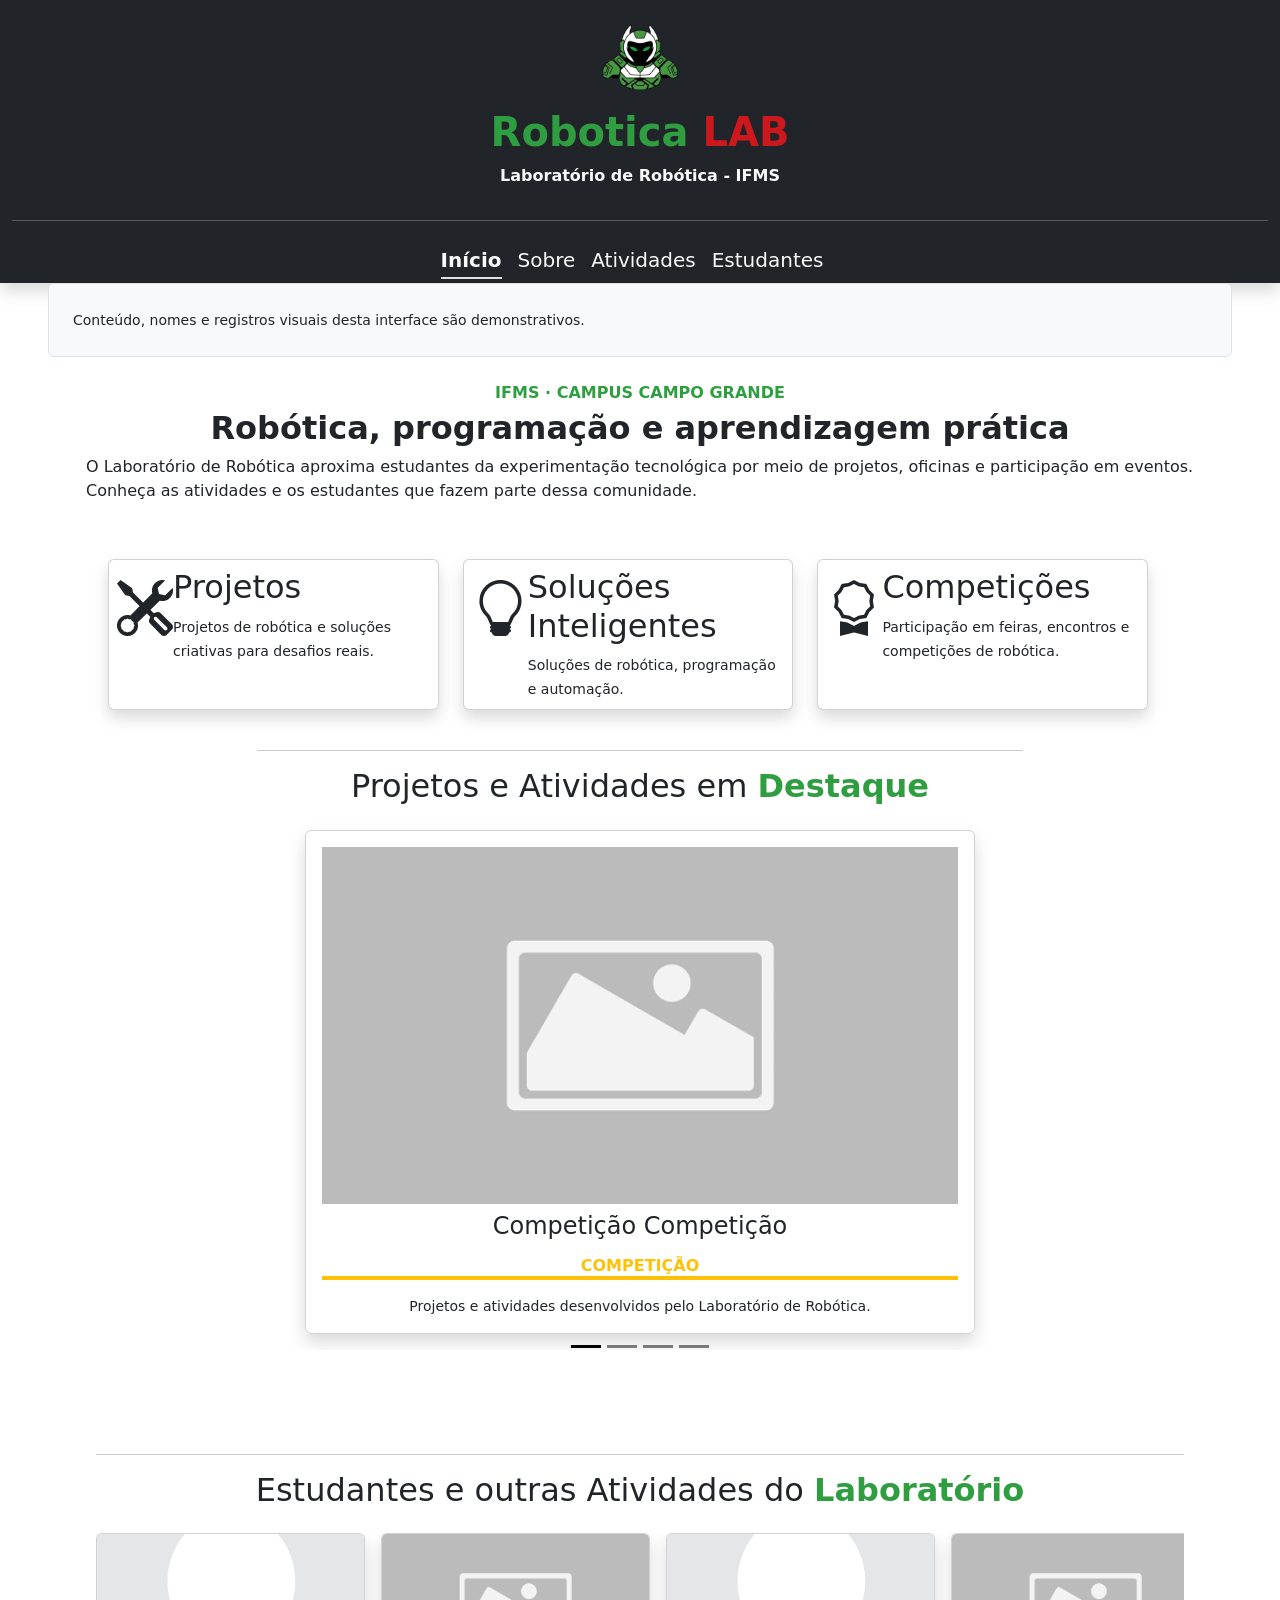
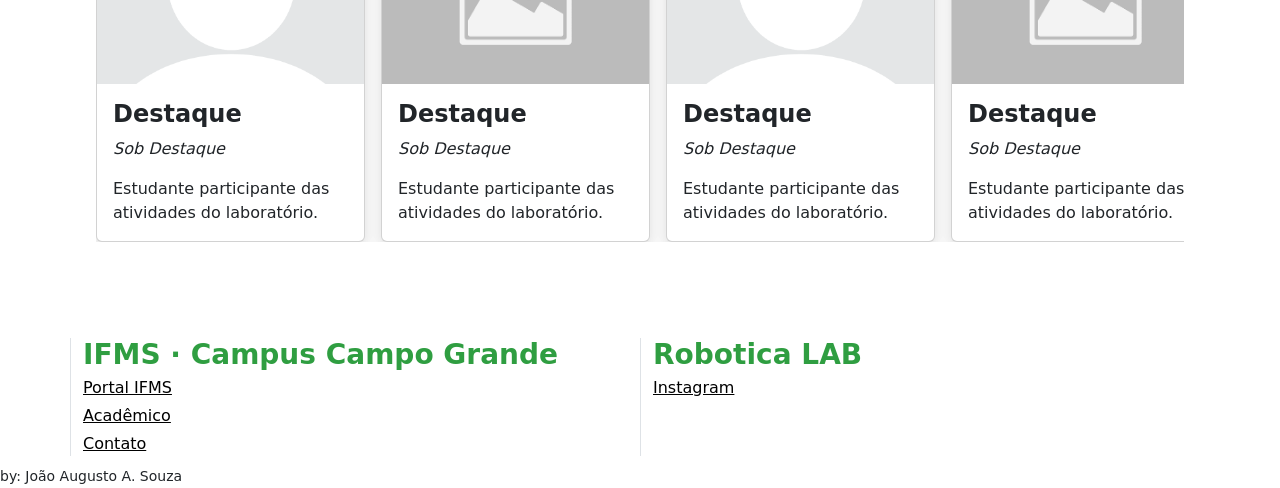
<file: index.html>
<!DOCTYPE html>
<html lang="pt-BR">
<head>
    <meta charset="UTF-8">
    <meta name="viewport" content="width=device-width, initial-scale=1.0">
    <link href="https://cdn.jsdelivr.net/npm/bootstrap@5.2.3/dist/css/bootstrap.min.css" rel="stylesheet" integrity="sha384-rbsA2VBKQhggwzxH7pPCaAqO46MgnOM80zW1RWuH61DGLwZJEdK2Kadq2F9CUG65" crossorigin="anonymous">
    <link rel="stylesheet" href="https://cdn.jsdelivr.net/npm/bootstrap-icons@1.13.2/font/bootstrap-icons.min.css">
    <link href="./site.css" rel="stylesheet">
    <title>Robotica LAB</title>
    <meta name="description" content="Página de Inicial do Portal do Laboratório de Robótica do Campus Campo Grande">
    <meta name="keywords" content="robótica, robótica lab, Campo Grande, Instituto Federal de Mato Grosso do Sul, IFMS, robôs, atividades">
    <link rel="shortcut icon" href="./media/robotican-masct.png" type="image/x-icon">
</head>
<body>
    <header>
        <div class="container-fluid d-flex flex-column justify-content-center align-items-center bg-dark pt-2 shadow">
            <img src="./media/robotican-masct.png" width="100" alt="logo-if" class="masct-init d-inline-block align-text-top">
            <h1 class="fw-bolder texto-verdeif">Robotica <span class="texto-vermelhoif">LAB</span></h1>
            <p class="text-light fw-bold">Laboratório de Robótica - IFMS</p>
            <hr class="text-light w-100">
            <ul class="navbar mb-0 align-items-center justity-content-center">
                <li class="nav-item"><a href="./index.html" class="navbar-brand nav-item border-2 border-bottom text-light fw-semibold">Início</a></li>
                <li class="nav-item"><a href="./sobre.html" class="navbar-brand nav-item text-light">Sobre</a></li>
                <li class="nav-item"><a href="./atividades.html" class="navbar-brand nav-item text-light">Atividades</a></li>
                <li class="nav-item"><a href="./estudantes.html" class="navbar-brand nav-item text-light">Estudantes</a></li>
            </ul>
        </div>
    </header>
    <main class="px-lg-5">
        <!--  -->
        <div class="p-4 bg-light text-wrap border rounded">
            <small>Conteúdo, nomes e registros visuais desta interface são demonstrativos.</small>
        </div>
        <!--  -->
        <div class="container py-4 px-3" aria-labelledby="apresentacao-laboratorio">
            <p class="text-uppercase fw-bold texto-verdeif mb-1 text-center">IFMS · Campus Campo Grande</p>
            <h2 id="apresentacao-laboratorio" class="fw-bold text-center">Robótica, programação e aprendizagem prática</h2>
            <p>O Laboratório de Robótica aproxima estudantes da experimentação tecnológica por meio de projetos, oficinas e participação em eventos. Conheça as atividades e os estudantes que fazem parte dessa comunidade.</p>
        </div>
        <div class="d-none d-lg-flex py-3 px-5">
            <div class="row container-fluid">
                <div class="col-4">
                    <div class="h-100 card text-start shadow">
                        <div class="row p-2 align-items-start">
                            <i class="col-2 bi bi-tools" style="font-size: 56px;" aria-hidden="true"></i>
                            <div class="col-10 ">
                                <h2>Projetos</h2>
                                <small>Projetos de robótica e soluções criativas para desafios reais.</small>
                            </div>
                        </div>
                    </div>
                </div>
                <div class="col-4">
                    <div class="h-100 card text-start shadow">
                        <div class="row p-2 align-items-start">
                            <i class="col-2 bi bi-lightbulb" style="font-size: 56px;" aria-hidden="true"></i>
                            <div class="col-10">
                                <h2>Soluções Inteligentes</h2>
                                <small>Soluções de robótica, programação e automação.</small>
                            </div>
                        </div>
                    </div>
                </div>
                <div class="col-4">
                    <div class="h-100 card text-start shadow">
                        <div class="row p-2 align-items-start">
                            <i class="col-2 bi bi-award" style="font-size: 56px;" aria-hidden="true"></i>
                            <div class="col-10">
                                <h2>Competições</h2>
                                <small>Participação em feiras, encontros e competições de robótica.</small>
                            </div>
                        </div>
                    </div>
                </div>
            </div>
        </div>
        <div class="d-flex d-lg-none container minvh-100 carousel" data-bs-ride="carousel" data-bs-touch="false">
            <div class="carousel-inner minvh-100 px-4 pt-3 d-lg-flex align-items-center justify-content-start">
                <div class="carousel-item active shadow">
                    <div class="card text-start py-1">
                        <div class="row p-2 align-items-start">
                            <i class="col-2 bi bi-tools" style="font-size: 48px;" aria-hidden="true"></i>
                            <div class="col-10 ">
                                <h2>Projetos</h2>
                                <small>Projetos de robótica e soluções criativas para desafios reais.</small>
                            </div>
                        </div>
                    </div>
                </div>
                <div class="carousel-item shadow">
                    <div class="card text-start py-1">
                        <div class="row p-2 align-items-start">
                            <i class="col-2 bi bi-lightbulb" style="font-size: 36px;" aria-hidden="true"></i>
                            <div class="col-10">
                                <h2>Soluções Inteligentes</h2>
                                <small>Soluções de robótica, programação e automação.</small>
                            </div>
                        </div>
                    </div>
                </div>
                <div class="carousel-item shadow">
                    <div class="card text-start py-1">
                        <div class="row p-2 align-items-start">
                            <i class="col-2 bi bi-award" style="font-size: 36px;" aria-hidden="true"></i>
                            <div class="col-10">
                                <h2>Competições</h2>
                                <small>Participação em feiras, encontros e competições de robótica.</small>
                            </div>
                        </div>
                    </div>
                </div>
            </div>
        </div>
        <div class="col-lg-8 container-fluid mt-4">
            <hr>
            <h2 class="text-center">Projetos e Atividades em <br class="d-flex d-lg-none"><span class="texto-verdeif fw-bold">Destaque</span></h2>
            <div id="carouselDestaque" class="carousel carousel-dark slide" data-bs-ride="carousel" data-bs-touch="true">
                <div class="carousel-inner gap-1 px-5 py-3 d-flex align-items-center justify-content-start">
                    <a href="./atividade-uni.html" class="carousel-item active text-decoration-none shadow">
                        <div class="card text-start">
                            <div class="d-flex flex-column justity-content-center align-items-center gap-2 p-3">
                                <img src="./media/no-image.jpg" class="w-100" alt="imagem atividade destaque">
                                <h4>Competição Competição</h4>
                                <h6 class="text-uppercase fw-bold border-bottom border-4 border-warning text-center text-warning w-100">Competição</h6>
                                <small>Projetos e atividades desenvolvidos pelo Laboratório de Robótica.</small>
                            </div>
                        </div>
                    </a>
                    <a href="./atividade-uni.html" class="carousel-item text-decoration-none shadow">
                        <div class="card text-start">
                            <div class="d-flex flex-column justity-content-center align-items-center gap-2 p-3">
                                <img src="./media/no-image.jpg" class="w-100" alt="imagem atividade destaque">
                                <h4>Feira Feira</h4>
                                <h6 class="text-uppercase fw-bold border-bottom border-4 border-success text-center text-success w-100">Projeto</h6>
                                <small>Projetos e atividades desenvolvidos pelo Laboratório de Robótica.</small>
                            </div>
                        </div>
                    </a>
                    <a href="./atividade-uni.html" class="carousel-item text-decoration-none shadow">
                        <div class="card text-start">
                            <div class="d-flex flex-column justity-content-center align-items-center gap-2 p-3">
                                <img src="./media/no-image.jpg" class="w-100" alt="imagem atividade destaque">
                                <h4>Projeto Projeto</h4>
                                <h6 class="text-uppercase fw-bold border-bottom border-4 border-warning text-center text-warning w-100">Projeto</h6>
                                <small>Projetos e atividades desenvolvidos pelo Laboratório de Robótica.</small>
                            </div>
                        </div>
                    </a>
                    <a href="./atividade-uni.html" class="carousel-item text-decoration-none shadow">
                        <div class="card text-start">
                            <div class="d-flex flex-column justity-content-center align-items-center gap-2 p-3">
                                <img src="./media/no-image.jpg" class="w-100" alt="imagem atividade destaque">
                                <h4>Atividade Atividade</h4>
                                <h6 class="text-uppercase fw-bold border-bottom border-4 border-primary text-center text-primary w-100">Atividade</h6>
                                <small>Projetos e atividades desenvolvidos pelo Laboratório de Robótica.</small>
                            </div>
                        </div>
                    </a>
                </div>
                <div class="d-none d-lg-flex pt-4">
                    <div class="carousel-indicators">
                        <button type="button" data-bs-target="#carouselDestaque" data-bs-slide-to="0" class="active" aria-current="true" aria-label="Slide 1"></button>
                        <button type="button" data-bs-target="#carouselDestaque" data-bs-slide-to="1" class="" aria-current="true" aria-label="Slide 2"></button>
                        <button type="button" data-bs-target="#carouselDestaque" data-bs-slide-to="2" class="" aria-current="true" aria-label="Slide 3"></button>
                        <button type="button" data-bs-target="#carouselDestaque" data-bs-slide-to="3" class="" aria-current="true" aria-label="Slide 4"></button>
                    </div>
                </div>
            </div>
        </div>
        <div class="container-fluid text-center mt-3 p-lg-5">
            <hr>
            <h2 class="mb-4">Estudantes e outras Atividades do <br class="d-flex d-lg-none"><span class="texto-verdeif fw-bold">Laboratório</span></h2>
            <div class="">
                <ul class="scroll-destaque nav gap-3 container-fluid">
                    <li class="">
                        <div class="card shadow">
                            <div class="d-flex flex-column align-items-center text-start" id="" data-bs-toggle="" data-bs-target="#">
                                <img class="card-img-top imagem-lab" src="./media/no-photo.png" alt="Imagem"/>
                                <div class="card-body">
                                    <h4 class="card-title fw-bold">Destaque</h4>
                                    <p class="card-text fst-italic">Sob Destaque</p>
                                    <p class="card-text">Estudante participante das atividades do laboratório.</p>
                                </div>
                            </div>
                        </div>
                    </li>
                    <li class="">
                        <div class="card shadow">
                            <div class="d-flex flex-column align-items-center text-start" id="" data-bs-toggle="" data-bs-target="#">
                                <img class="card-img-top imagem-lab" src="./media/no-image.jpg" alt="Imagem"/>
                                <div class="card-body">
                                    <h4 class="card-title fw-bold">Destaque</h4>
                                    <p class="card-text fst-italic">Sob Destaque</p>
                                    <p class="card-text">Estudante participante das atividades do laboratório.</p>
                                </div>
                            </div>
                        </div>
                    </li>
                    <li class="">
                        <div class="card shadow">
                            <div class="d-flex flex-column align-items-center text-start" id="" data-bs-toggle="" data-bs-target="#">
                                <img class="card-img-top imagem-lab" src="./media/no-photo.png" alt="Imagem"/>
                                <div class="card-body">
                                    <h4 class="card-title fw-bold">Destaque</h4>
                                    <p class="card-text fst-italic">Sob Destaque</p>
                                    <p class="card-text">Estudante participante das atividades do laboratório.</p>
                                </div>
                            </div>
                        </div>
                    </li>
                    <li class="">
                        <div class="card shadow">
                            <div class="d-flex flex-column align-items-center text-start" id="" data-bs-toggle="" data-bs-target="#">
                                <img class="card-img-top imagem-lab" src="./media/no-image.jpg" alt="Imagem"/>
                                <div class="card-body">
                                    <h4 class="card-title fw-bold">Destaque</h4>
                                    <p class="card-text fst-italic">Sob Destaque</p>
                                    <p class="card-text">Estudante participante das atividades do laboratório.</p>
                                </div>
                            </div>
                        </div>
                    </li>
                    <li class="">
                        <div class="card shadow">
                            <div class="d-flex flex-column align-items-center text-start" id="" data-bs-toggle="" data-bs-target="#">
                                <img class="card-img-top imagem-lab" src="./media/no-photo.png" alt="Imagem"/>
                                <div class="card-body">
                                    <h4 class="card-title fw-bold">Destaque</h4>
                                    <p class="card-text fst-italic">Sob Destaque</p>
                                    <p class="card-text">Estudante participante das atividades do laboratório.</p>
                                </div>
                            </div>
                        </div>
                    </li>
                    <li class="">
                        <div class="card shadow">
                            <div class="d-flex flex-column align-items-center text-start" id="" data-bs-toggle="" data-bs-target="#">
                                <img class="card-img-top imagem-lab" src="./media/no-image.jpg" alt="Imagem"/>
                                <div class="card-body">
                                    <h4 class="card-title fw-bold">Destaque</h4>
                                    <p class="card-text fst-italic">Sob Destaque</p>
                                    <p class="card-text">Estudante participante das atividades do laboratório.</p>
                                </div>
                            </div>
                        </div>
                    </li>
                    <li class="">
                        <div class="card shadow">
                            <div class="d-flex flex-column align-items-center text-start" id="" data-bs-toggle="" data-bs-target="#">
                                <img class="card-img-top imagem-lab" src="./media/no-photo.png" alt="Imagem"/>
                                <div class="card-body">
                                    <h4 class="card-title fw-bold">Destaque</h4>
                                    <p class="card-text fst-italic">Sob Destaque</p>
                                    <p class="card-text">Estudante participante das atividades do laboratório.</p>
                                </div>
                            </div>
                        </div>
                    </li>
                    <li class="">
                        <div class="card shadow">
                            <div class="d-flex flex-column align-items-center text-start" id="" data-bs-toggle="" data-bs-target="#">
                                <img class="card-img-top imagem-lab" src="./media/robocan.jpg" alt="Imagem"/>
                                <div class="card-body">
                                    <h4 class="card-title fw-bold">Destaque</h4>
                                    <p class="card-text fst-italic">Sob Destaque</p>
                                    <p class="card-text">Estudante participante das atividades do laboratório.</p>
                                </div>
                            </div>
                        </div>
                    </li>
                </ul>
            </div>
        </div>
    </main>
    <footer class="mt-5 mb-2 px-2">
        <div class="container text-center">
            <div class="row">
                <div class="col-12 col-lg-6 border-start border-1 d-flex flex-column align-items-start gap-1">
                    <h3 class="text-nowrap fw-bold text texto-verdeif p-0 m-0">IFMS · Campus Campo Grande</h3>
                    <a href="https://www.ifms.edu.br/" target="_blank">Portal IFMS</a>
                    <a href="https://academico.ifms.edu.br/" target="_blank">Acadêmico</a>
                    <a href="https://servidor.ifms.edu.br/contato" target="_blank">Contato</a>
                </div>
                <div class="col-12 col-lg-6 col-md-6 border-start border-1 d-flex flex-column align-items-start gap-1 mb-5 mb-md-0">
                    <h3 class="text-nowrap fw-bold text texto-verdeif p-0 m-0">Robotica LAB</h3>
                    <a href="https://www.instagram.com/robotican.cg/" target="_blank">Instagram</a>
                </div>
            </div>
        </div>
    </footer>
    <small>by: João Augusto A. Souza</small>
</body>
<script src="https://cdn.jsdelivr.net/npm/bootstrap@5.2.3/dist/js/bootstrap.bundle.min.js" integrity="sha384-kenU1KFdBIe4zVF0s0G1M5b4hcpxyD9F7jL+jjXkk+Q2h455rYXK/7HAuoJl+0I4" crossorigin="anonymous"></script>
</html>
</file>
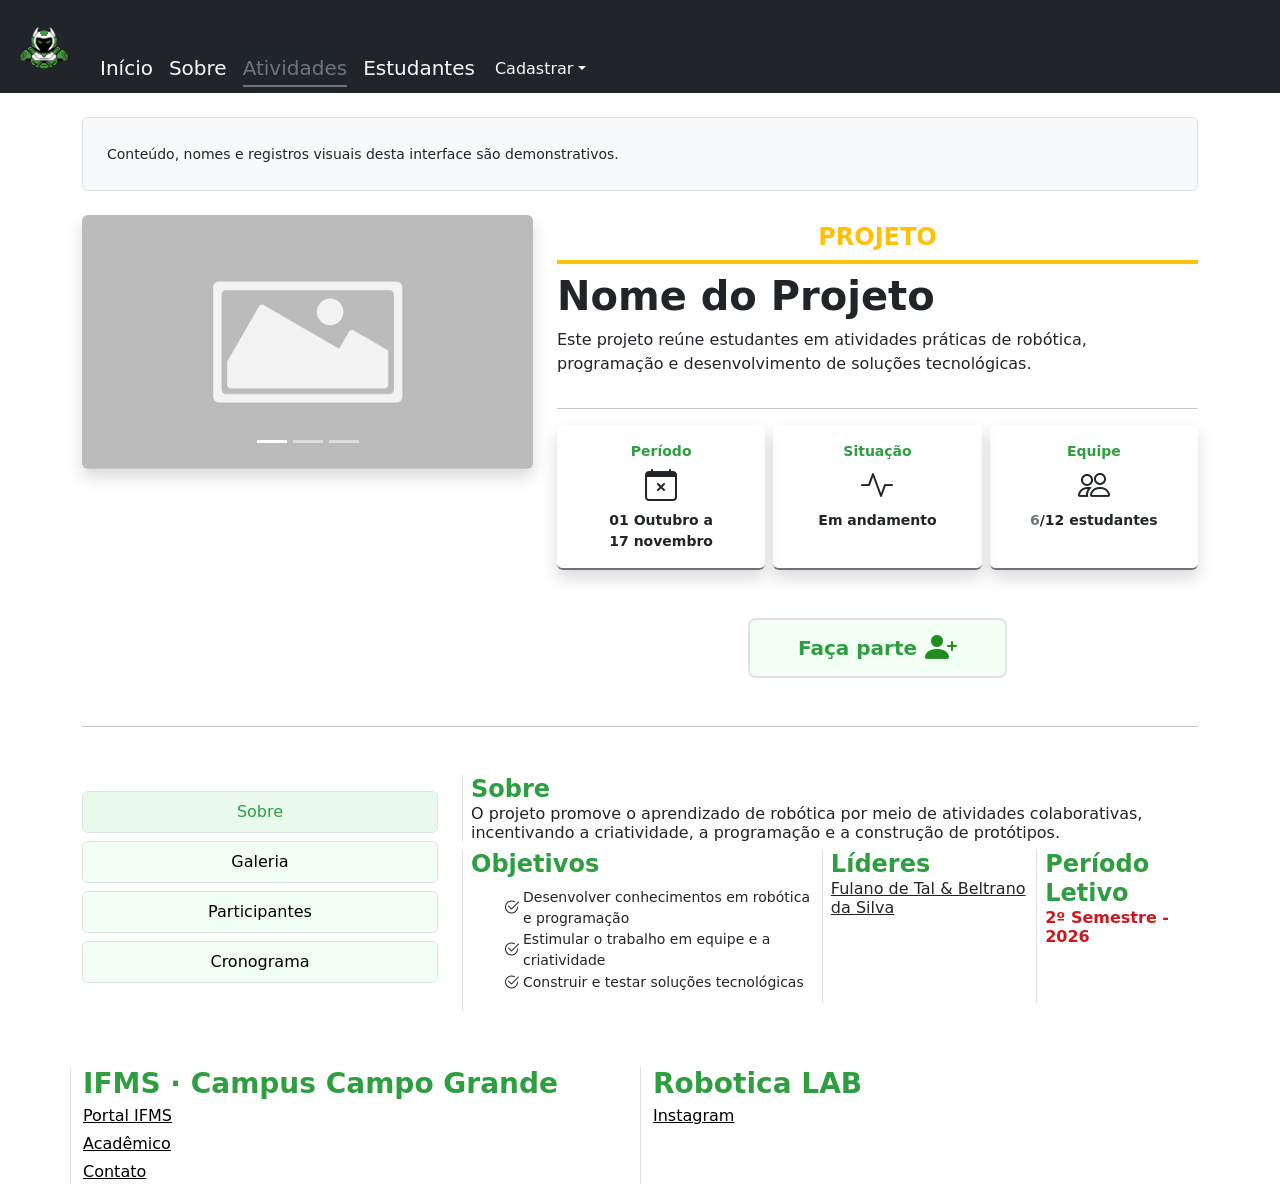
<file: atividade-uni.html>
<!DOCTYPE html>
<html lang="pt-BR">
<head>
    <meta charset="UTF-8">
    <meta name="viewport" content="width=device-width, initial-scale=1.0">
    <link href="https://cdn.jsdelivr.net/npm/bootstrap@5.2.3/dist/css/bootstrap.min.css" rel="stylesheet" integrity="sha384-rbsA2VBKQhggwzxH7pPCaAqO46MgnOM80zW1RWuH61DGLwZJEdK2Kadq2F9CUG65" crossorigin="anonymous">
    <link rel="stylesheet" href="https://cdn.jsdelivr.net/npm/bootstrap-icons@1.13.2/font/bootstrap-icons.min.css">
    <link href="./site.css" rel="stylesheet">
    <title>Robotica LAB</title>
    <meta name="description" content="Sobre o Laboratório de Robótica do Campus Campo Grande">
    <meta name="keywords" content="robotica, robotica lab, campo grande, instituto federal mato grosso do sul, ifms, campus campo grande, campus cg, robo, atividades campus">
    <link rel="shortcut icon" href="./media/robotican-masct.png" type="image/x-icon">
</head>
<body>
    <header>
        <nav class="navbar navbar-dark navbar-expand-lg bg-dark">
            <div class="container-fluid text-light d-flex align-items-end gap-2">
                <a href="#" rel="noopener noreferrer" class="navbar-brand">
                    <img src="./media/robotican-masct.png" alt="Logo do IFMS" width="64" class="d-inline-block align-text-top">
                </a>
                <button class="navbar-toggler" type="button" data-bs-toggle="collapse" data-bs-target="#abaColapsada-nav-itens" aria-controls="abaColapsada-nav-itens" aria-expanded="false" aria-label="Abrir menu">
                    <span class="navbar-toggler-icon"></span>
                </button>
                <div class="collapse navbar-collapse" id="abaColapsada-nav-itens">
                    <ul class="navbar-nav me-auto mb-2 mb-lg-0">
                        <li class="nav-item"><a href="./index.html" class="navbar-brand nav-item text-light">Início</a></li>
                        <li class="nav-item"><a href="./sobre.html" class="navbar-brand nav-item text-light">Sobre</a></li>
                        <li class="nav-item"><a href="./atividades.html" class="navbar-brand nav-item border-bottom border-2 border-secondary text-secondary">Atividades</a></li>
                        <li class="nav-item"><a href="./estudantes.html" class="navbar-brand nav-item text-light">Estudantes</a></li>
                        <li class="nav-item dropdown">
                            <a href="#" class="nav-link dropdown-toggle p-1 text-light" role="button" data-bs-toggle="dropdown">Cadastrar</a>
                            <ul class="dropdown-menu border-0 border-start border-2 rounded shadow">
                                <li class="dropdown-item"><a href="./forms/form-atividade.html">Atividade</a></li>
                                <li class="dropdown-item"><a href="./forms/form-estudante.html">Estudante</a></li>
                                <li class="dropdown-item"><a href="./forms/form-participacao.html">Participação</a></li>
                            </ul>
                        </li>
                        
                    </ul>
                </div>
            </div>
        </nav>
    </header>
    <main>
        <div class="container pt-4 d-flex flex-column gap-4">
            <!--  -->
            <div class="p-4 bg-light text-wrap border rounded">
                <small>Conteúdo, nomes e registros visuais desta interface são demonstrativos.</small>
            </div>
            <!--  -->
            <div class="row g-4 align-items-">
                <div id="carrossel-fotos-atividades" class="col-12 col-lg-5 carousel slide" data-bs-ride="carousel" data-bs-touch="true">
                    <div class="carousel-inner rounded shadow">
                        <div class="carousel-item ratio ratio-16x9 active">
                            <img src="./media/no-image.jpg" class="w-100 h-100 imagem-atividade" alt="Imagem da atividade">
                        </div>
                        <div class="carousel-item ratio ratio-16x9">
                            <img src="./media/no-image.jpg" class="w-100 h-100 imagem-atividade" alt="Imagem da atividade">
                        </div>
                        <div class="carousel-item ratio ratio-16x9">
                            <img src="./media/no-image.jpg" class="w-100 h-100 imagem-atividade" alt="Imagem da atividade">
                        </div>
                        <div class="carousel-indicators">
                            <button type="button" data-bs-target="#carrossel-fotos-atividades" data-bs-slide-to="0" class="active" aria-current="true" aria-label="Slide 1"></button>
                            <button type="button" data-bs-target="#carrossel-fotos-atividades" data-bs-slide-to="1" aria-label="Slide 2"></button>
                            <button type="button" data-bs-target="#carrossel-fotos-atividades" data-bs-slide-to="2" aria-label="Slide 3"></button>
                        </div>
                    </div>
                </div>
                <div class="col-12 col-lg-7 d-flex flex-column justify-content-between">
                    <div>
                        <h6 class="p-2 text-uppercase fs-4 fw-bold border-bottom border-4 border-warning text-center text-warning mb-2">Projeto</h6>
                        <h1 class="fw-bolder">Nome do Projeto</h1>
                        <p>Este projeto reúne estudantes em atividades práticas de robótica, programação e desenvolvimento de soluções tecnológicas.</p>
                    </div>
                    <hr>
                    <div>
                        <div class="row g-2">
                            <div class="col-6 col-lg-4">
                                <div class="h-100 d-flex flex-column align-items-center p-3 border-bottom border-secondary border-2 rounded shadow">
                                    <small class="texto-verdeif fw-bold">Período</small>
                                    <i class="bi bi-calendar-x" style="font-size: 32px;" aria-hidden="true"></i>
                                    <small class="fw-bold text-center m-0">01 Outubro a<br>17 novembro</small>
                                </div>
                            </div>
                            <div class="col-6 col-lg-4">
                                <div class="h-100 d-flex flex-column align-items-center p-3 border-bottom border-secondary border-2 rounded shadow">
                                    <small class="texto-verdeif fw-bold">Situação</small>
                                    <i class="bi bi-activity" style="font-size: 32px;" aria-hidden="true"></i>
                                    <small class="fw-bold text-center m-0">Em andamento</small>
                                </div>
                            </div>
                            <div class="col-12 col-lg-4">
                                <div class="h-100 d-flex flex-column align-items-center p-3 border-bottom border-secondary border-2 rounded shadow">
                                    <small class="texto-verdeif fw-bold">Equipe</small>
                                    <i class="bi bi-people" style="font-size: 32px;" aria-hidden="true"></i>
                                    <small class="fw-bold text-center m-0"><span class="text-secondary">6</span>/12 estudantes</small>
                                </div>                                
                            </div>
                        </div>
                    </div>
                    <div class="d-flex justify-content-center mt-5 mb-2">
                        <a href="./forms/form-participacao.html" class="d-flex justify-content-center align-items-center gap-2 py-2 py-lg-1 px-5 border border-2 rounded-3 text-decoration-none iterativo">
                            <h5 class="fw-bold mb-0 texto-verdeif">Faça parte</h5>
                            <i class="bi bi-person-plus-fill" style="font-size: 32px; color: forestgreen;" aria-hidden="true"></i>
                        </a>
                    </div>
                </div>
            </div>
            <hr>
            <div class="row g-4 h-100">
                <div class="col-12 col-lg-4 mt-lg-5">
                    <ul class="nav nav-pills d-flex flex-lg-column gap-2" id="tabs-atividade" role="tablist">
                        <li class="nav-item border rounded" role="presentation">
                            <button class="nav-link active w-100 iterativo border-0" id="sobre-tab" data-bs-toggle="tab" data-bs-target="#sobre" type="button" role="tab" aria-controls="sobre" aria-selected="true" >Sobre</button>
                        </li>
                        <li class="nav-item border rounded" role="presentation">
                            <button class="nav-link w-100 iterativo border-0" id="home-tab" data-bs-toggle="tab" data-bs-target="#galeria" type="button" role="tab" aria-controls="galeria" aria-selected="false">Galeria</button>
                        </li>
                        <li class="nav-item border rounded" role="presentation">
                            <button class="nav-link w-100 iterativo border-0" id="home-tab" data-bs-toggle="tab" data-bs-target="#participantes" type="button" role="tab" aria-controls="participantes" aria-selected="false">Participantes</button>
                        </li>
                        <li class="nav-item border rounded" role="presentation">
                            <button class="nav-link w-100 iterativo border-0" id="home-tab" data-bs-toggle="tab" data-bs-target="#cronogramas" type="button" role="tab" aria-controls="cronograma" aria-selected="false">Cronograma</button>
                        </li>
                    </ul>
                </div>
                <div class="col-12 col-lg-8 py-4 py-lg-2">  
                    <!-- SOBRESOBRESOBRESOBRE -->
                    <div class="tab-content">
                        <div class="tab-content tab-pane active" id="sobre" role="tabpanel" aria-labelledby="sobre-tab">
                            <h6 class="border-start ps-2"><span class="fw-bold fs-4 texto-verdeif">Sobre<br></span>O projeto promove o aprendizado de robótica por meio de atividades colaborativas, incentivando a criatividade, a programação e a construção de protótipos.</h6>
                            <div class="d-flex flex-column-reverse flex-md-row justify-content-between">
                                <div class="border-start ps-2 d-flex flex-column align-items-start">
                                    <h6><span class="fw-bold fs-4 texto-verdeif">Objetivos</span></h6>
                                    <ul class="list">
                                        <li class="list-group-item d-flex gap-1 align-items-center"><i class="bi bi-check2-circle"></i><small>Desenvolver conhecimentos em robótica e programação</small></li>
                                        <li class="list-group-item d-flex gap-1 align-items-center"><i class="bi bi-check2-circle"></i><small>Estimular o trabalho em equipe e a criatividade</small></li>
                                        <li class="list-group-item d-flex gap-1 align-items-center"><i class="bi bi-check2-circle"></i><small>Construir e testar soluções tecnológicas</small></li>
                                    </ul>
                                </div>
                                <h6 class="border-start ps-2"><span class="fw-bold fs-4 texto-verdeif">Líderes<br></span><span class="text-decoration-underline">Fulano de Tal & Beltrano da Silva</span></h6>
                                <h6 class="border-start ps-2"><span class="fw-bold fs-4 texto-verdeif">Período Letivo <br></span><span class="texto-vermelhoif fw-semibold">2º Semestre - 2026</span></h6>
                            </div>
                        </div>
                    </div>
                    <!-- GALERIAGALERIAGALERIAGALERIA -->
                    <div class="tab-content">
                        <div class="container-fluid tab-pane fade" id="galeria" role="tabpanel" aria-labelledby="galeria-tab">
                            <h4 class="fw-bold texto-verdeif mb-3 text-center">Galeria de Fotos</h4>
                            <div class="container-fluid row d-flex g-3 scroll-galeria">
                                <div class="col-6 col-lg-4 ">
                                    <div class="border border-1 rounded" data-bs-toggle="modal" data-bs-target="#fotos-atividade-modal">
                                        <img src="./media/images.jpg" class="tabela-galeria" alt="Foto da atividade">
                                    </div>
                                </div>
                                <div class="col-6 col-lg-4 ">
                                    <div class="border border-1 rounded" data-bs-toggle="modal" data-bs-target="#fotos-atividade-modal">
                                        <img src="./media/images.jpg" class="tabela-galeria" alt="Foto da atividade">
                                    </div>
                                </div>
                                <div class="col-6 col-lg-4 ">
                                    <div class="border border-1 rounded" data-bs-toggle="modal" data-bs-target="#fotos-atividade-modal">
                                        <img src="./media/images.jpg" class="tabela-galeria" alt="Foto da atividade">
                                    </div>
                                </div>
                                <div class="col-6 col-lg-4 ">
                                    <div class="border border-1 rounded" data-bs-toggle="modal" data-bs-target="#fotos-atividade-modal">
                                        <img src="./media/images.jpg" class="tabela-galeria" alt="Foto da atividade">
                                    </div>
                                </div>
                                <div class="col-6 col-lg-4 ">
                                    <div class="border border-1 rounded" data-bs-toggle="modal" data-bs-target="#fotos-atividade-modal">
                                        <img src="./media/images.jpg" class="tabela-galeria" alt="Foto da atividade">
                                    </div>
                                </div>
                                <div class="col-6 col-lg-4 ">
                                    <div class="border border-1 rounded" data-bs-toggle="modal" data-bs-target="#fotos-atividade-modal">
                                        <img src="./media/images.jpg" class="tabela-galeria" alt="Foto da atividade">
                                    </div>
                                </div>
                                <div class="col-6 col-lg-4 ">
                                    <div class="border border-1 rounded" data-bs-toggle="modal" data-bs-target="#fotos-atividade-modal">
                                        <img src="./media/images.jpg" class="tabela-galeria" alt="Foto da atividade">
                                    </div>
                                </div>
                                <div class="col-6 col-lg-4 ">
                                    <div class="border border-1 rounded" data-bs-toggle="modal" data-bs-target="#fotos-atividade-modal">
                                        <img src="./media/images.jpg" class="tabela-galeria" alt="Foto da atividade">
                                    </div>
                                </div>
                                <div class="col-6 col-lg-4 ">
                                    <div class="border border-1 rounded" data-bs-toggle="modal" data-bs-target="#fotos-atividade-modal">
                                        <img src="./media/images.jpg" class="tabela-galeria" alt="Foto da atividade">
                                    </div>
                                </div>
                            </div>
                        </div>
                        <div class="modal fade" id="fotos-atividade-modal" tabindex="-1">
                            <div class="modal-dialog modal-lg">
                                <div class="modal-content">
                                    <div class="modal-header">
                                        <h2 class="text-center fw-bold">Foto da Atividade</h2>
                                        <button type="button" class="btn-close" data-bs-dismiss="modal" aria-label="Close"></button>
                                    </div>
                                    <div class="modal-body">
                                        <div class="row align-items-start flex-column">
                                            <img class="img-fluid w-100 mb-2" src="./media/no-image.jpg" alt="Foto da atividade">
                                            <div class="col-12 col-lg-8">
                                                <div class="col-12 d-flex align-items-center gap-3">
                                                    <figure>
                                                        <i class="bi bi-calendar-x" style="font-size: 32px;" aria-hidden="true"></i>
                                                    </figure>
                                                    <p class="fw-bold text-center">27 de outubro de 2026</p>
                                                </div>
                                                <div class="col-12 d-flex align-items-center gap-3">
                                                    <figure>
                                                        <i class="bi bi-geo-alt" style="font-size: 32px;" aria-hidden="true"></i>
                                                    </figure>
                                                    <p class="fw-bold text-center">Laboratório de Robótica</p>
                                                </div>
                                                <p class="card-text"><span class="fw-bold texto-verdeif fs-4">Sobre a foto</span><br>Registro de uma atividade realizada pelo Laboratório de Robótica.</p>
                                            </div>
                                        </div>
                                    </div>
                                </div>
                            </div>
                        </div>
                    </div>
                    <!-- PARTICIPANTESPARTICIPANTESPARTICIPANTESPARTICIPANTES -->
                    <div class="tab-content">
                    <div class="container-fluid tab-pane fade" id="participantes" role="tabpanel" aria-labelledby="participantes-tab" >
                            <h4 class="text-center fw-bold my-2 texto-verdeif">Participantes</h4>
                            <div class="row g-2">
                                <div class="col-12 col-lg-6 p-2">
                                    <div class="p-1 h-100 border border-2 rounded gap-2 d-flex align-items-center shadow" id="estudante-click" data-bs-toggle="modal" data-bs-target="#participante-atividade-modal">
                                        <img src="./media/no-photo.png" class="w-25 foto-estudante rounded-circle border flex-shrink-0" alt="Foto do estudante">
                                        <div class="d-flex flex-column justify-content-between">
                                            <h3 class="fw-bold">Beltrano de Tal Souza</h3>                                        
                                            <div class="row g-1">
                                                <div class="col-auto">
                                                    <h6 class="text-light bg-warning p-1 rounded-3">Planejamento</h6>
                                                </div>
                                            </div>
                                        </div>
                                    </div>
                                </div>
                                <div class="col-12 col-lg-6 p-2">
                                    <div class="p-2 border border-2 rounded gap-2 d-flex align-items-center shadow" id="estudante-click" data-bs-toggle="modal" data-bs-target="#participante-atividade-modal">
                                        <img src="./media/no-photo.png" class="w-25 foto-estudante rounded-circle border flex-shrink-0" alt="Foto do estudante">
                                        <div>
                                            <h3 class="fw-bold">Beltrano de Tal da Silva Souza</h3>                                        
                                            <div class="row g-1">
                                                <div class="col-auto">
                                                    <h6 class="text-light bg-warning p-1 rounded-3">Planejamento</h6>
                                                </div>
                                            </div>
                                        </div>
                                    </div>
                                </div>
                            </div>
                        </div>
                        <div class="modal fade" id="participante-atividade-modal" tabindex="-1">
                            <div class="modal-dialog modal-lg">
                                <div class="modal-content">
                                    <div class="modal-header">
                                        <h2 class="text-center fw-bold">Estudante Participante</h2>
                                        <button type="button" class="btn-close" data-bs-dismiss="modal" aria-label="Close"></button>
                                    </div>
                                    <div class="modal-body">
                                        <div class="row align-items-start">
                                            <img class="img-fluid mb-2 col-12 col-lg-4" src="./media/no-photo.png" alt="Foto do estudante">
                                            <div class="col-12 col-lg-8">
                                                <h2 class="card-title fw-bold">Beltrano de Tal da Silva Souza</h2>
                                                <h4 class="card-text secondary-emphasis fst-italic">Ensino Médio</h4>
                                                <p class="card-text">Estudante do ensino médio participante das atividades de robótica, com interesse em programação e desenvolvimento de projetos.</p>
                                                <div class="d-flex flex-column gap-1 mt-2">
                                                    <div class="row">
                                                        <h4 class="card-text col-12 mb-2 fs-4 texto-verdeif fw-semibold">Função</h4>
                                                </div>
                                                <div class="row g-1">
                                                    <div class="col-auto">
                                                        <h6 class="text-light  bg-warning p-1 rounded-3">Planejamento</h6>
                                                    </div>
                                                </div>    
                                            </div>
                                        </div>
                                    </div>
                                    <div class="card-body">
                                        <h6 class="fs-4 texto-verdeif fw-semibold">Contribuições</h6>
                                        <p class="card-text">Participa do desenvolvimento e dos testes dos projetos realizados pela equipe.</p>
                                    </div>
                                    </div>
                                </div>
                                </div>
                            </div>
                        </div>
                        <!-- CRONOGRAMACRONOGRAMACRONOGRAMACRONOGRAMA -->
                        <div class="tab-content mt-0">
                            <div class="tab-pane fade" id="cronogramas" role="tabpanel" aria-labelledby="cronograma-tab">
                                <h4 class="fw-bold texto-verdeif mb-3 text-center">Cronograma de Atividades</h4>
                                <div class="table-responsive px-3">
                                    <table class="table table-hover text-center table-striped scroll-cronograma">
                                        <thead>
                                            <tr>
                                                <th scope="col"></th>
                                                <th scope="col">Segunda</th>
                                                <th scope="col">Terça</th>
                                                <th scope="col">Quarta</th>
                                                <th scope="col">Quinta</th>
                                                <th scope="col">Sexta</th>
                                            </tr>    
                                        </thead>
                                        <tbody>
                                            <tr>
                                                <th scope="row">00:00</th>
                                                <td class="border-start border-end border-1"><small>Organizar Sala</small></td>
                                                <td class="border-start border-end border-1"></td>
                                                <td class="border-start border-end border-1"></td>
                                                <td class="border-start border-end border-1"></td>
                                                <td class="border-start border-end border-1"></td>
                                            </tr>
                                            <tr>
                                                <th scope="row">00:00</th>
                                                <td class="border-start border-end border-1"></td>
                                                <td class="border-start border-end border-1"></td>
                                                <td class="border-start border-end border-1"></td>
                                                <td class="border-start border-end border-1"></td>
                                                <td class="border-start border-end border-1"></td>
                                            </tr>
                                            <tr>
                                                <th scope="row">00:00</th>
                                                <td class="border-start border-end border-1"></td>
                                                <td class="border-start border-end border-1"></td>
                                                <td class="border-start border-end border-1"></td>
                                                <td class="border-start border-end border-1"></td>
                                                <td class="border-start border-end border-1"></td>
                                            </tr>
                                            <tr>
                                                <th scope="row">00:00</th>
                                                <td class="border-start border-end border-1"></td>
                                                <td class="border-start border-end border-1"></td>
                                                <td class="border-start border-end border-1"></td>
                                                <td class="border-start border-end border-1"></td>
                                                <td class="border-start border-end border-1"></td>
                                            </tr>
                                            <tr>
                                                <th scope="row">00:00</th>
                                                <td class="border-start border-end border-1"></td>
                                                <td class="border-start border-end border-1"></td>
                                                <td class="border-start border-end border-1"></td>
                                                <td class="border-start border-end border-1"></td>
                                                <td class="border-start border-end border-1"></td>
                                            </tr>
                                        </tbody>
                                    </table>
                                </div>
                            </div>
                        </div>
                    </div>
                    </div>
                </div>
        </div>
        
    </main>

    <footer class="mt-5 mb-2 px-2">
        <div class="container text-center">
            <div class="row">
                <div class="col-12 col-lg-6 border-start border-1 d-flex flex-column align-items-start gap-1">
                    <h3 class="text-nowrap fw-bold text texto-verdeif p-0 m-0">IFMS · Campus Campo Grande</h3>
                    <a href="https://www.ifms.edu.br/" target="_blank">Portal IFMS</a>
                    <a href="https://academico.ifms.edu.br/" target="_blank">Acadêmico</a>
                    <a href="https://servidor.ifms.edu.br/contato" target="_blank">Contato</a>
                </div>
                <div class="col-12 col-lg-6 col-md-6 border-start border-1 d-flex flex-column align-items-start gap-1 mb-5 mb-md-0">
                    <h3 class="text-nowrap fw-bold text texto-verdeif p-0 m-0">Robotica LAB</h3>
                    <a href="https://www.instagram.com/robotican.cg/" target="_blank">Instagram</a>
                </div>
            </div>
        </div>
    </footer>
</body>
<script src="https://cdn.jsdelivr.net/npm/bootstrap@5.2.3/dist/js/bootstrap.bundle.min.js" integrity="sha384-kenU1KFdBIe4zVF0s0G1M5b4hcpxyD9F7jL+jjXkk+Q2h455rYXK/7HAuoJl+0I4" crossorigin="anonymous"></script>
</html>
</file>
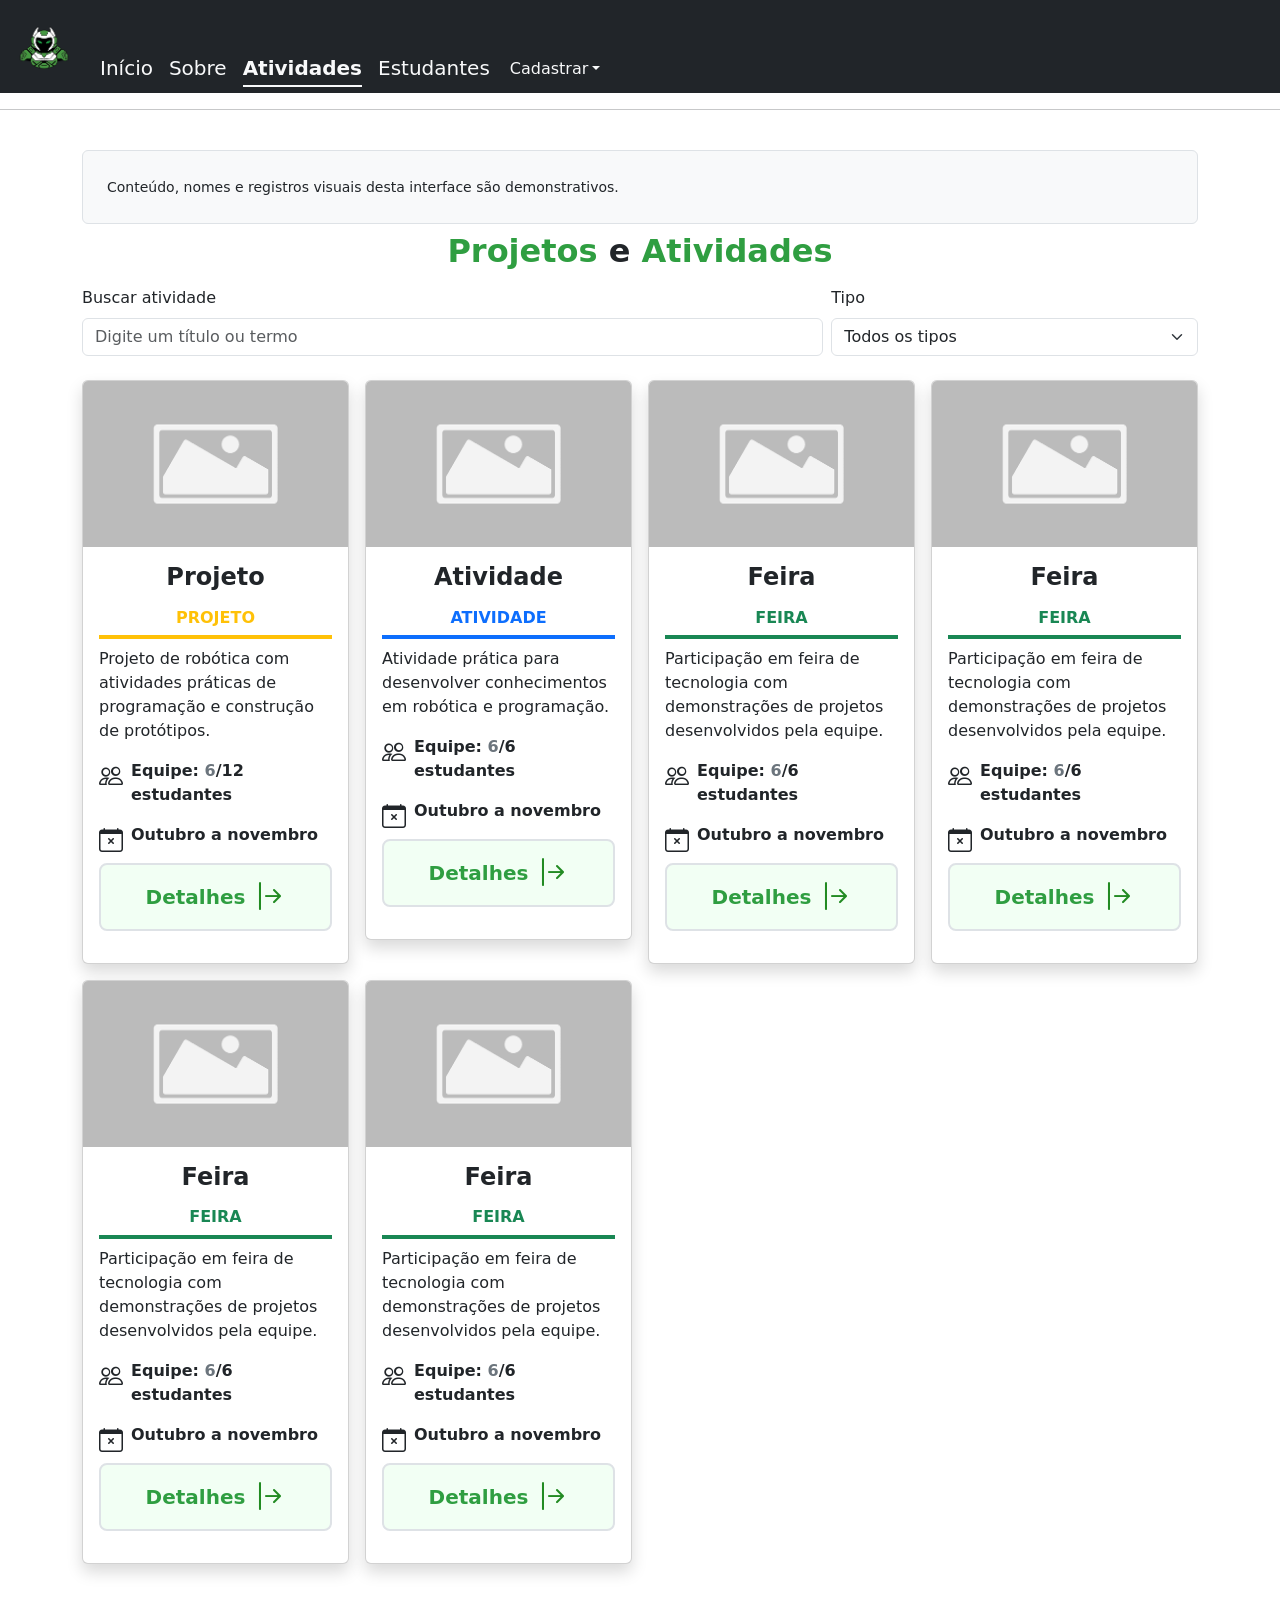
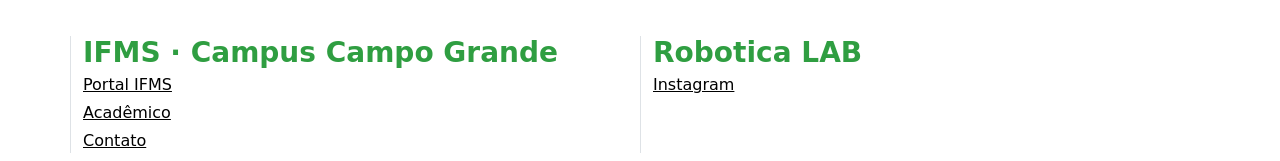
<file: atividades.html>
<!DOCTYPE html>
<html lang="pt-BR">

<head>
    <meta charset="UTF-8">
    <meta name="viewport" content="width=device-width, initial-scale=1.0">
    <link href="https://cdn.jsdelivr.net/npm/bootstrap@5.2.3/dist/css/bootstrap.min.css" rel="stylesheet"
        integrity="sha384-rbsA2VBKQhggwzxH7pPCaAqO46MgnOM80zW1RWuH61DGLwZJEdK2Kadq2F9CUG65" crossorigin="anonymous">
    <link rel="stylesheet" href="https://cdn.jsdelivr.net/npm/bootstrap-icons@1.13.2/font/bootstrap-icons.min.css">
    <link href="./site.css" rel="stylesheet">
    <title>Robotica LAB</title>
    <meta name="description"
        content="Página contendo as atividades realizadas pelo Laboratório de Robótica do Campus Campo Grande">
    <meta name="keywords"
        content="robótica, robótica lab, Campo Grande, Instituto Federal de Mato Grosso do Sul, IFMS, robôs, atividades">
    <link rel="shortcut icon" href="./media/robotican-masct.png" type="image/x-icon">
</head>

<body>
    <header>
        <nav class="navbar navbar-dark navbar-expand-lg bg-dark">
            <div class="container-fluid text-light d-flex align-items-end gap-2">

                <a href="#" class="navbar-brand">
                    <img src="./media/robotican-masct.png" alt="logo-if" width="64"
                        class="d-inline-block align-text-top">
                </a>

                <button class="navbar-toggler" type="button" data-bs-toggle="collapse"
                    data-bs-target="#abaColapsada-nav-itens" aria-controls="aria-SupportedContent" aria-expanded="false"
                    aria-label="Abrir menu">
                    <span class="navbar-toggler-icon"></span>
                </button>

                <div class="collapse navbar-collapse" id="abaColapsada-nav-itens">
                    <ul class="navbar-nav me-auto mb-2 mb-lg-0">
                        <li class="nav-item"><a href="./index.html" class="navbar-brand nav-item text-light">Início</a>
                        </li>
                        <li class="nav-item"><a href="./sobre.html" class="navbar-brand nav-item text-light">Sobre</a>
                        </li>
                        <li class="nav-item"><a href="./atividades.html"
                                class="navbar-brand nav-item border-bottom border-2 border-light text-light fw-semibold">Atividades</a>
                        </li>
                        <li class="nav-item"><a href="./estudantes.html"
                                class="navbar-brand nav-item text-light">Estudantes</a></li>
                        <li class="nav-item dropdown">
                            <a href="#" class="nav-link dropdown-toggle p-1 text-light" role="button"
                                data-bs-toggle="dropdown">Cadastrar</a>
                            <ul class="dropdown-menu border-0 border-start border-2 rounded shadow">
                                <li class="dropdown-item"><a href="./forms/form-atividade.html">Atividade</a></li>
                                <li class="dropdown-item"><a href="./forms/form-estudante.html">Estudante</a></li>
                                <li class="dropdown-item"><a href="./forms/form-participacao.html">Participação</a></li>
                            </ul>
                        </li>

                    </ul>
                </div>
            </div>
        </nav>
    </header>
    <main>
        <hr>
        <div class="container py-4">
            <!--  -->
            <div class="p-4 bg-light text-wrap border rounded">
                <small>Conteúdo, nomes e registros visuais desta interface são demonstrativos.</small>
            </div>
            <!--  -->
            <h2 class="text-center py-2 fw-semibold"><span class="fw-bold texto-verdeif">Projetos</span> e <span
                    class="fw-bold texto-verdeif">Atividades</span></h2>
            <div class="row g-2 mb-4" aria-label="Filtros de atividades">
                <div class="col-12 col-md-8">
                    <label for="buscarAtividade" class="form-label">Buscar atividade</label>
                    <input type="search" id="buscarAtividade" class="form-control"
                        placeholder="Digite um título ou termo">
                </div>
                <div class="col-12 col-md-4">
                    <label for="filtrarTipoAtividade" class="form-label">Tipo</label>
                    <select id="filtrarTipoAtividade" class="form-select">
                        <option value="todos">Todos os tipos</option>
                        <option value="projeto">Projeto</option>
                        <option value="atividade">Atividade</option>
                        <option value="feira">Feira</option>
                    </select>
                </div>
            </div>
            <div class="row justify-content-start align-items-start g-3 row-atividades">
                <div class="col-12 col-md-6 col-lg-4 col-xl-3">
                    <div class="card shadow">
                        <img class="card-img-top imagem-atividade" src="./media/no-image.jpg"
                            alt="Imagem da atividade" />
                        <div class="card-body">
                            <h4 class="card-title text-center fw-bold">Projeto</h4>
                            <h6
                                class="p-2 text-uppercase fw-bold border-bottom border-4 border-warning text-center text-warning">
                                Projeto</h6>
                            <p class="card-text">Projeto de robótica com atividades práticas de programação e construção
                                de protótipos.</p>
                            <div class="row align-items-center">
                                <div class="col-12 d-flex align-items-start gap-2 ">
                                    <i class="bi bi-people" style="font-size: 24px;" aria-hidden="true"></i>
                                    <p class="fw-bold">Equipe: <span class="text-secondary">6</span>/12 estudantes</p>
                                </div>
                                <div class="col-12 d-flex align-items-start gap-2">
                                    <i class="bi bi-calendar-x" style="font-size: 24px;" aria-hidden="true"></i>
                                    <p class="fw-bold">Outubro a novembro</p>
                                </div>
                            </div>
                            <a href="./atividade-uni.html"
                                class="d-flex align-items-center justify-content-center gap-2 border border-2 rounded-3 mb-3 mx-auto px-3 py-2 text-decoration-none iterativo">
                                <h5 class="fw-bold mb-0 texto-verdeif">Detalhes</h5>
                                <i class="bi bi-arrow-bar-right" style="font-size: 32px; color: forestgreen;"
                                    aria-hidden="true"></i>
                            </a>
                        </div>
                    </div>
                </div>
                <div class="col-12 col-md-6 col-lg-4 col-xl-3">
                    <div class="card shadow">
                        <img class="card-img-top imagem-atividade" src="./media/no-image.jpg"
                            alt="Imagem da atividade" />
                        <div class="card-body">
                            <h4 class="card-title text-center fw-bold">Atividade</h4>
                            <h6
                                class="p-2 text-uppercase fw-bold border-bottom border-4 border-primary text-center text-primary">
                                Atividade</h6>
                            <p class="card-text">Atividade prática para desenvolver conhecimentos em robótica e
                                programação.</p>
                            <div class="row align-items-center">
                                <div class="col-12 d-flex align-items-start gap-2 ">
                                    <i class="bi bi-people" style="font-size: 24px;" aria-hidden="true"></i>
                                    <p class="fw-bold">Equipe: <span class="text-secondary">6</span>/6 estudantes</p>
                                </div>
                                <div class="col-12 d-flex align-items-start gap-2">
                                    <i class="bi bi-calendar-x" style="font-size: 24px;" aria-hidden="true"></i>
                                    <p class="fw-bold">Outubro a novembro</p>
                                </div>
                            </div>
                            <a href="./atividade-uni.html"
                                class="d-flex align-items-center justify-content-center gap-2 border border-2 rounded-3 mb-3 mx-auto px-3 py-2 text-decoration-none iterativo">
                                <h5 class="fw-bold mb-0 texto-verdeif">Detalhes</h5>
                                <i class="bi bi-arrow-bar-right" style="font-size: 32px; color: forestgreen;"
                                    aria-hidden="true"></i>
                            </a>
                        </div>
                    </div>
                </div>
                <div class="col-12 col-md-6 col-lg-4 col-xl-3">
                    <div class="card shadow">
                        <img class="card-img-top imagem-atividade" src="./media/no-image.jpg"
                            alt="Imagem da atividade" />
                        <div class="card-body">
                            <h4 class="card-title text-center fw-bold">Feira</h4>
                            <h6
                                class="p-2 text-uppercase fw-bold border-bottom border-4 border-success text-center text-success">
                                Feira</h6>
                            <p class="card-text">Participação em feira de tecnologia com demonstrações de projetos
                                desenvolvidos pela equipe.</p>
                            <div class="row align-items-center">
                                <div class="col-12 d-flex align-items-start gap-2 ">
                                    <i class="bi bi-people" style="font-size: 24px;" aria-hidden="true"></i>
                                    <p class="fw-bold">Equipe: <span class="text-secondary">6</span>/6 estudantes</p>
                                </div>
                                <div class="col-12 d-flex align-items-start gap-2">
                                    <i class="bi bi-calendar-x" style="font-size: 24px;" aria-hidden="true"></i>
                                    <p class="fw-bold">Outubro a novembro</p>
                                </div>
                            </div>
                            <a href="./atividade-uni.html"
                                class="d-flex align-items-center justify-content-center gap-2 border border-2 rounded-3 mb-3 mx-auto px-3 py-2 text-decoration-none iterativo">
                                <h5 class="fw-bold mb-0 texto-verdeif">Detalhes</h5>
                                <i class="bi bi-arrow-bar-right" style="font-size: 32px; color: forestgreen;"
                                    aria-hidden="true"></i>
                            </a>
                        </div>
                    </div>
                </div>
                <div class="col-12 col-md-6 col-lg-4 col-xl-3">
                    <div class="card shadow">
                        <img class="card-img-top imagem-atividade" src="./media/no-image.jpg"
                            alt="Imagem da atividade" />
                        <div class="card-body">
                            <h4 class="card-title text-center fw-bold">Feira</h4>
                            <h6
                                class="p-2 text-uppercase fw-bold border-bottom border-4 border-success text-center text-success">
                                Feira</h6>
                            <p class="card-text">Participação em feira de tecnologia com demonstrações de projetos
                                desenvolvidos pela equipe.</p>
                            <div class="row align-items-center">
                                <div class="col-12 d-flex align-items-start gap-2 ">
                                    <i class="bi bi-people" style="font-size: 24px;" aria-hidden="true"></i>
                                    <p class="fw-bold">Equipe: <span class="text-secondary">6</span>/6 estudantes</p>
                                </div>
                                <div class="col-12 d-flex align-items-start gap-2">
                                    <i class="bi bi-calendar-x" style="font-size: 24px;" aria-hidden="true"></i>
                                    <p class="fw-bold">Outubro a novembro</p>
                                </div>
                            </div>
                            <a href="./atividade-uni.html"
                                class="d-flex align-items-center justify-content-center gap-2 border border-2 rounded-3 mb-3 mx-auto px-3 py-2 text-decoration-none iterativo">
                                <h5 class="fw-bold mb-0 texto-verdeif">Detalhes</h5>
                                <i class="bi bi-arrow-bar-right" style="font-size: 32px; color: forestgreen;"
                                    aria-hidden="true"></i>
                            </a>
                        </div>
                    </div>
                </div>
                <div class="col-12 col-md-6 col-lg-4 col-xl-3">
                    <div class="card shadow">
                        <img class="card-img-top imagem-atividade" src="./media/no-image.jpg"
                            alt="Imagem da atividade" />
                        <div class="card-body">
                            <h4 class="card-title text-center fw-bold">Feira</h4>
                            <h6
                                class="p-2 text-uppercase fw-bold border-bottom border-4 border-success text-center text-success">
                                Feira</h6>
                            <p class="card-text">Participação em feira de tecnologia com demonstrações de projetos
                                desenvolvidos pela equipe.</p>
                            <div class="row align-items-center">
                                <div class="col-12 d-flex align-items-start gap-2 ">
                                    <i class="bi bi-people" style="font-size: 24px;" aria-hidden="true"></i>
                                    <p class="fw-bold">Equipe: <span class="text-secondary">6</span>/6 estudantes</p>
                                </div>
                                <div class="col-12 d-flex align-items-start gap-2">
                                    <i class="bi bi-calendar-x" style="font-size: 24px;" aria-hidden="true"></i>
                                    <p class="fw-bold">Outubro a novembro</p>
                                </div>
                            </div>
                            <a href="./atividade-uni.html"
                                class="d-flex align-items-center justify-content-center gap-2 border border-2 rounded-3 mb-3 mx-auto px-3 py-2 text-decoration-none iterativo">
                                <h5 class="fw-bold mb-0 texto-verdeif">Detalhes</h5>
                                <i class="bi bi-arrow-bar-right" style="font-size: 32px; color: forestgreen;"
                                    aria-hidden="true"></i>
                            </a>
                        </div>
                    </div>
                </div>
                <div class="col-12 col-md-6 col-lg-4 col-xl-3">
                    <div class="card shadow">
                        <img class="card-img-top imagem-atividade" src="./media/no-image.jpg"
                            alt="Imagem da atividade" />
                        <div class="card-body">
                            <h4 class="card-title text-center fw-bold">Feira</h4>
                            <h6
                                class="p-2 text-uppercase fw-bold border-bottom border-4 border-success text-center text-success">
                                Feira</h6>
                            <p class="card-text">Participação em feira de tecnologia com demonstrações de projetos
                                desenvolvidos pela equipe.</p>
                            <div class="row align-items-center">
                                <div class="col-12 d-flex align-items-start gap-2 ">
                                    <i class="bi bi-people" style="font-size: 24px;" aria-hidden="true"></i>
                                    <p class="fw-bold">Equipe: <span class="text-secondary">6</span>/6 estudantes</p>
                                </div>
                                <div class="col-12 d-flex align-items-start gap-2">
                                    <i class="bi bi-calendar-x" style="font-size: 24px;" aria-hidden="true"></i>
                                    <p class="fw-bold">Outubro a novembro</p>
                                </div>
                            </div>
                            <a href="./atividade-uni.html"
                                class="d-flex align-items-center justify-content-center gap-2 border border-2 rounded-3 mb-3 mx-auto px-3 py-2 text-decoration-none iterativo">
                                <h5 class="fw-bold mb-0 texto-verdeif">Detalhes</h5>
                                <i class="bi bi-arrow-bar-right" style="font-size: 32px; color: forestgreen;"
                                    aria-hidden="true"></i>
                            </a>
                        </div>
                    </div>
                </div>
            </div>
        </div>
    </main>
    <footer class="mt-5 mb-2 px-2">
        <div class="container text-center">
            <div class="row">
                <div class="col-12 col-lg-6 border-start border-1 d-flex flex-column align-items-start gap-1">
                    <h3 class="text-nowrap fw-bold text texto-verdeif p-0 m-0">IFMS · Campus Campo Grande</h3>
                    <a href="https://www.ifms.edu.br/" target="_blank">Portal IFMS</a>
                    <a href="https://academico.ifms.edu.br/" target="_blank">Acadêmico</a>
                    <a href="https://servidor.ifms.edu.br/contato" target="_blank">Contato</a>
                </div>
                <div
                    class="col-12 col-lg-6 col-md-6 border-start border-1 d-flex flex-column align-items-start gap-1 mb-5 mb-md-0">
                    <h3 class="text-nowrap fw-bold text texto-verdeif p-0 m-0">Robotica LAB</h3>
                    <a href="https://www.instagram.com/robotican.cg/" target="_blank">Instagram</a>
                </div>
            </div>
        </div>
    </footer>
</body>
<script src="https://cdn.jsdelivr.net/npm/bootstrap@5.2.3/dist/js/bootstrap.bundle.min.js"
    integrity="sha384-kenU1KFdBIe4zVF0s0G1M5b4hcpxyD9F7jL+jjXkk+Q2h455rYXK/7HAuoJl+0I4"
    crossorigin="anonymous"></script>

</html>
</file>
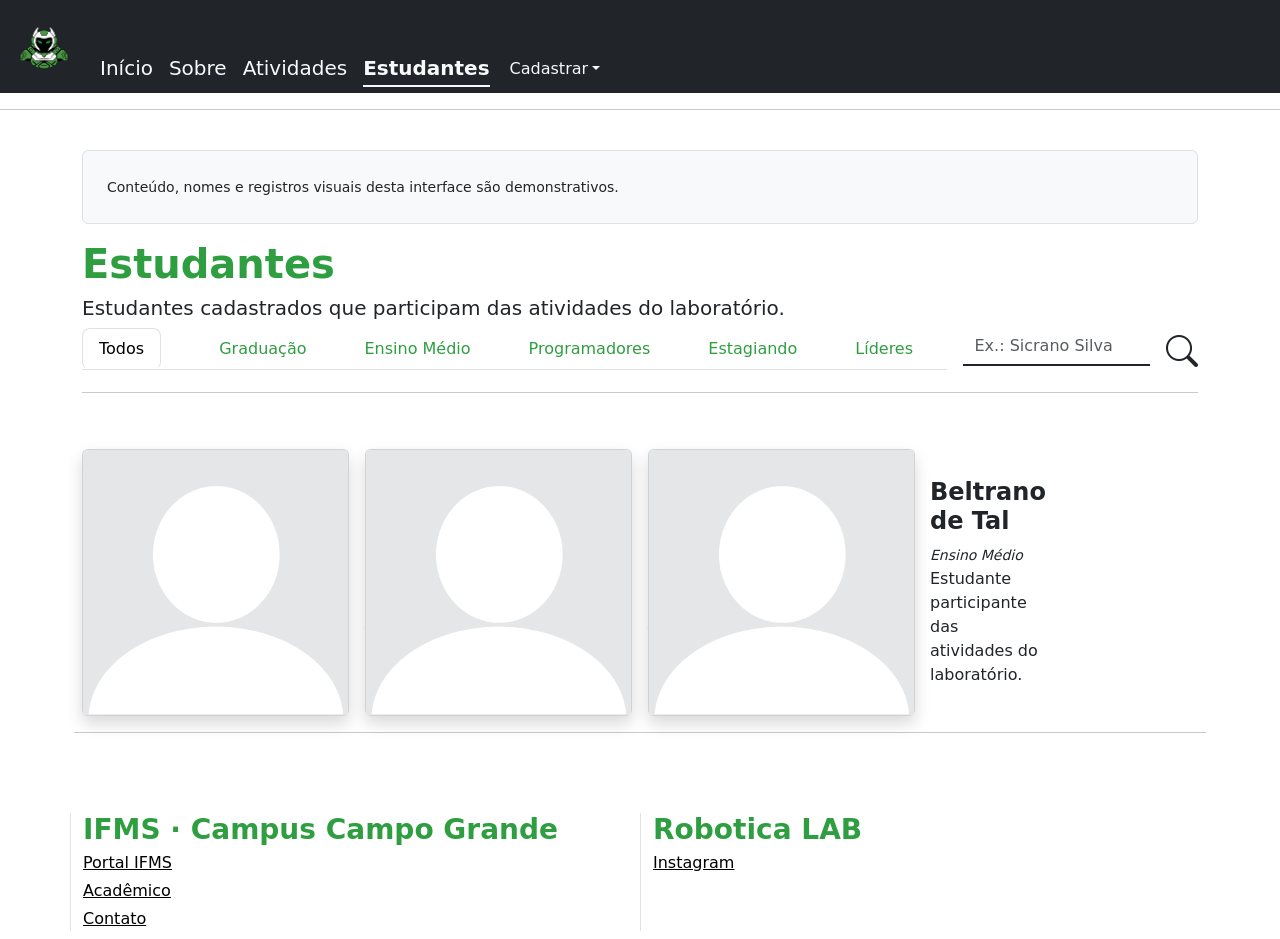
<file: estudantes.html>
<!DOCTYPE html>
<html lang="pt-BR">
<head>
    <meta charset="UTF-8">
    <meta name="viewport" content="width=device-width, initial-scale=1.0">
    <link href="https://cdn.jsdelivr.net/npm/bootstrap@5.2.3/dist/css/bootstrap.min.css" rel="stylesheet" integrity="sha384-rbsA2VBKQhggwzxH7pPCaAqO46MgnOM80zW1RWuH61DGLwZJEdK2Kadq2F9CUG65" crossorigin="anonymous">
    <link rel="stylesheet" href="https://cdn.jsdelivr.net/npm/bootstrap-icons@1.13.2/font/bootstrap-icons.min.css">
    <link href="./site.css" rel="stylesheet">
    <title>Robotica LAB</title>
    <meta name="description" content="Página com os estudantes participantes das atividades do Laboratório de Robótica do Campus Campo Grande">
    <meta name="keywords" content="robótica, robótica lab, Campo Grande, Instituto Federal de Mato Grosso do Sul, IFMS, robôs, atividades">
    <link rel="shortcut icon" href="./media/robotican-masct.png" type="image/x-icon">

</head>
<body class="estudantes">
    <header>
        <nav class="navbar navbar-dark navbar-expand-lg bg-dark">
            <div class="container-fluid text-light d-flex align-items-end gap-2">

                <a href="#" class="navbar-brand">
                    <img src="./media/robotican-masct.png" alt="logo-if" width="64" class="d-inline-block align-text-top">
                </a>

                <button class="navbar-toggler" type="button" data-bs-toggle="collapse"
                    data-bs-target="#abaColapsada-nav-itens" aria-controls="aria-SupportedContent" aria-expanded="false"
                    aria-label="Abrir menu">
                    <span class="navbar-toggler-icon"></span>
                </button>

                <div class="collapse navbar-collapse" id="abaColapsada-nav-itens">
                    <ul class="navbar-nav me-auto mb-2 mb-lg-0">
                        <li class="nav-item"><a href="./index.html" class="navbar-brand nav-item text-light">Início</a></li>
                        <li class="nav-item"><a href="./sobre.html" class="navbar-brand nav-item text-light">Sobre</a></li>
                        <li class="nav-item"><a href="./atividades.html" class="navbar-brand nav-item text-light">Atividades</a></li>
                        <li class="nav-item"><a href="./estudantes.html" class="navbar-brand nav-item border-bottom border-2 border-light text-light fw-semibold">Estudantes</a></li>
                        <li class="nav-item dropdown">
                            <a href="#" class="nav-link dropdown-toggle p-1 text-light" role="button" data-bs-toggle="dropdown">Cadastrar</a>
                            <ul class="dropdown-menu border-0 border-start border-2 rounded shadow">
                                <li class="dropdown-item"><a href="./forms/form-atividade.html">Atividade</a></li>
                                <li class="dropdown-item"><a href="./forms/form-estudante.html">Estudante</a></li>
                                <li class="dropdown-item"><a href="./forms/form-participacao.html">Participação</a></li>
                            </ul>
                        </li>
                    </ul>
                </div>
            </div>
        </nav>
    </header>
    <main>
        <hr>
        <div class="container py-4">
            <!--  -->
            <div class="p-4 bg-light text-wrap border rounded">
                <small>Conteúdo, nomes e registros visuais desta interface são demonstrativos.</small>
            </div>
            <!--  -->
            <h1 class="mt-3"><span class="fw-bold texto-verdeif">Estudantes</span></h1>
            <h5>Estudantes cadastrados que participam das atividades do laboratório.</h5>
            <div class="d-lg-flex justify-content-md-between gap-3">
                <div class="container-fluid p-0" id="filtroTab-estudante" >
                        <ul class="scroll-filtros nav nav-tabs gap-4 container-fluid align-items-center justify-content-start text-nowrap"  id="filtros-estudantes" role="tablist">
                            <li class="nav-item" role="presentation">
                                <button class="texto-verdeif nav-link rounded-3 active" id="home-tab" data-bs-toggle="tab" data-bs-target="#todos"
                                type="button" role="tab" aria-selected="true">
                                    Todos
                                </button>
                            </li>
                            <li class="nav-item" role="presentation">
                                <button class="texto-verdeif nav-link rounded-3" id="home-tab" data-bs-toggle="tab" data-bs-target="#graduac"
                                    type="button" role="tab" aria-selected="true">
                                    Graduação
                                </button>
                            </li>
                            <li class="nav-item" role="presentation">
                                <button class="texto-verdeif nav-link rounded-3" id="home-tab" data-bs-toggle="tab" data-bs-target="#ensmed"
                                    type="button" role="tab" aria-selected="true">
                                    Ensino Médio
                                </button>
                            </li>
                            <li class="nav-item" role="presentation">
                                <button class="texto-verdeif nav-link rounded-3" id="home-tab" data-bs-toggle="tab" data-bs-target="#programadr"
                                    type="button" role="tab" aria-selected="true">
                                    Programadores
                                </button>
                            </li>
                            <li class="nav-item" role="presentation">
                                <button class="texto-verdeif nav-link rounded-3" id="home-tab" data-bs-toggle="tab" data-bs-target="estagiand"
                                    type="button" role="tab" aria-selected="true">
                                    Estagiando
                                </button>
                            </li>
                            <li class="nav-item" role="presentation">
                                <button class="texto-verdeif nav-link rounded-3" id="home-tab" data-bs-toggle="tab" data-bs-target="#lider"
                                    type="button" role="tab" aria-selected="true">
                                    Líderes
                                </button>
                            </li>
                        </ul>
                    </div>
                    <div class="d-flex gap-3 align-items-start" id="filtroPesquisa-estudante">
                        <input type="text" class="form-control border-0 border-bottom border-2 border-dark rounded-0" size="24" aria-label="Pesquisar estudante" placeholder="Ex.: Sicrano Silva">
                        <i class="bi bi-search" id="estudante-pesquisa" data-bs-toggle="modal" data-bs-target="#modal_pesquisaEstudante" style="font-size: 32px;" aria-hidden="true"></i>
                    </div>
                    <div class="modal" id="modal_pesquisaEstudante" tabindex="-1">
                        <div class="modal-dialog">
                            <div class="modal-content p-1">
                                <div class="modal-header"><div class="modal-title fw-bold text-center">Pesquisa de estudante</div><button type="button" class="btn-close" data-bs-dismiss="modal" aria-label="Close"></button></div>
                                <div><p class="text-center fst-italic">Nenhum estudante encontrado...</p></div>
                            </div>

                        </div>

                    </div>
                </div>
                <hr>
            </div>
            <div class="container py-3">
            <div class="row align-items-start g-3 row-estudantes">
                <div class="col-6 col-md-4 col-lg-3">
                    <div class="card shadow">
                        <div href="#" class="d-flex flex-column align-items-center align-items-md-center flex-lg-row" id="estudante-click" data-bs-toggle="modal" data-bs-target="#estudante-modal">
                            <img class="card-img-top" src="./media/no-photo.png" alt="Foto do estudante"/>
                            <div class="card-body">
                                <h4 class="card-title fw-bold">Beltrano de Tal</h4>
                                <small class="card-text fst-italic">Ensino Médio</small>
                                <p class="card-text">Estudante participante das atividades do laboratório.</p>
                            </div>
                        </div>
                    </div>
                </div>
                <div class="col-6 col-md-4 col-lg-3">
                    <div class="card shadow">
                        <div href="#" class="d-flex flex-column align-items-center align-items-md-center flex-lg-row" id="estudante-click" data-bs-toggle="modal" data-bs-target="#estudante-modal">
                            <img class="card-img-top" src="./media/no-photo.png" alt="Foto do estudante"/>
                            <div class="card-body">
                                <h4 class="card-title fw-bold">Beltrano de Tal</h4>
                                <small class="card-text fst-italic">Ensino Médio</small>
                                <p class="card-text">Estudante participante das atividades do laboratório.</p>
                            </div>
                        </div>
                    </div>
                </div>
                <div class="col-6 col-md-4 col-lg-3">
                    <div class="card shadow">
                        <div href="#" class="d-flex flex-column align-items-center align-items-md-center flex-lg-row" id="estudante-click" data-bs-toggle="modal" data-bs-target="#estudante-modal">
                            <img class="card-img-top" src="./media/no-photo.png" alt="Foto do estudante"/>
                            <div class="card-body">
                                <h4 class="card-title fw-bold">Beltrano de Tal</h4>
                                <small class="card-text fst-italic">Ensino Médio</small>
                                <p class="card-text">Estudante participante das atividades do laboratório.</p>
                            </div>
                        </div>
                    </div>
                </div>
                <hr>
            </div>
            </div>
            <div class="modal p-5 p-lg-0 modal-lg" id="estudante-modal" tabindex="-1">
                <div class="modal-dialog">
                    <div class="modal-content">
                        <div class="modal-header">
                            <h2 class="text-center fw-bold">Estudante</h2>
                            <button type="button" class="btn-close" data-bs-dismiss="modal" aria-label="Close"></button>
                        </div>
                        <div class="modal-body">
                            <div class="row align-items-start">
                                <img class="image mb-2 col-12 col-lg-4" src="./media/no-photo.png" alt="Foto do estudante"/>
                                <div class="col-12 col-lg-8">
                                    <h2 class="card-title fw-bold">Beltrano de Tal da Silva Souza</h2>
                                    <small class="card-text fw-semibold fst-italic">Ensino Médio</small>
                                    <p class="card-text">Participa de projetos e atividades de robótica, colaborando com a equipe no planejamento, na programação e nos testes de protótipos.</p>
                                </div>
                            </div>
                            <div class="card-body">
                                <div class="d-flex flex-column gap-1 mt-3">
                                    <div class="row">
                                        <h4 class="card-text col-12 mb-2">Participação nas atividades</h4>
                                    </div>
                                    <div class="row g-1">
                                        <a href="atividade-uni.html" class="text-decoration-none col-auto">
                                            <h6 class="text-light  bg-secondary p-1 rounded-3 ">Projeto</h6>
                                        </a>
                                        <a href="atividade-uni.html" class="text-decoration-none col-auto">
                                            <h6 class="text-light  bg-secondary p-1 rounded-3">Feira</h6>
                                        </a>
                                        <a href="atividade-uni.html" class="text-decoration-none col-auto">
                                            <h6 class="text-light  bg-secondary p-1 rounded-3 ">Atividade</h6>
                                        </a>
                                    </div>
                                </div>

                                <div class="">
                                    <div class="row">
                                        <h4 class="card-text col-12 mb-2">Funções</h4>
                                    </div>
                                    <div class="row g-1">
                                        <div class="col-auto">
                                            <h6 class="text-light  bg-danger p-1 rounded-3">Programação</h6>
                                        </div>
                                        <div class="col-auto">
                                            <h6 class="text-light  bg-success p-1 rounded-3">Organização</h6>
                                        </div>
                                    </div>
                                </div>
                            </div>
                        </div>
                    </div>
                </div>
            </div>
        </div>
    </main>
    <footer class="mt-5 mb-2 px-2">
        <div class="container text-center">
            <div class="row">
                <div class="col-12 col-lg-6 border-start border-1 d-flex flex-column align-items-start gap-1">
                    <h3 class="text-nowrap fw-bold text texto-verdeif p-0 m-0">IFMS · Campus Campo Grande</h3>
                    <a href="https://www.ifms.edu.br/" target="_blank">Portal IFMS</a>
                    <a href="https://academico.ifms.edu.br/" target="_blank">Acadêmico</a>
                    <a href="https://servidor.ifms.edu.br/contato" target="_blank">Contato</a>
                </div>
                <div class="col-12 col-lg-6 col-md-6 border-start border-1 d-flex flex-column align-items-start gap-1 mb-5 mb-md-0">
                    <h3 class="text-nowrap fw-bold text texto-verdeif p-0 m-0">Robotica LAB</h3>
                    <a href="https://www.instagram.com/robotican.cg/" target="_blank">Instagram</a>
                </div>
            </div>
        </div>
    </footer>
</body>
<script src="https://cdn.jsdelivr.net/npm/bootstrap@5.2.3/dist/js/bootstrap.bundle.min.js"
    integrity="sha384-kenU1KFdBIe4zVF0s0G1M5b4hcpxyD9F7jL+jjXkk+Q2h455rYXK/7HAuoJl+0I4" crossorigin="anonymous">
    </script>

</html>
</file>
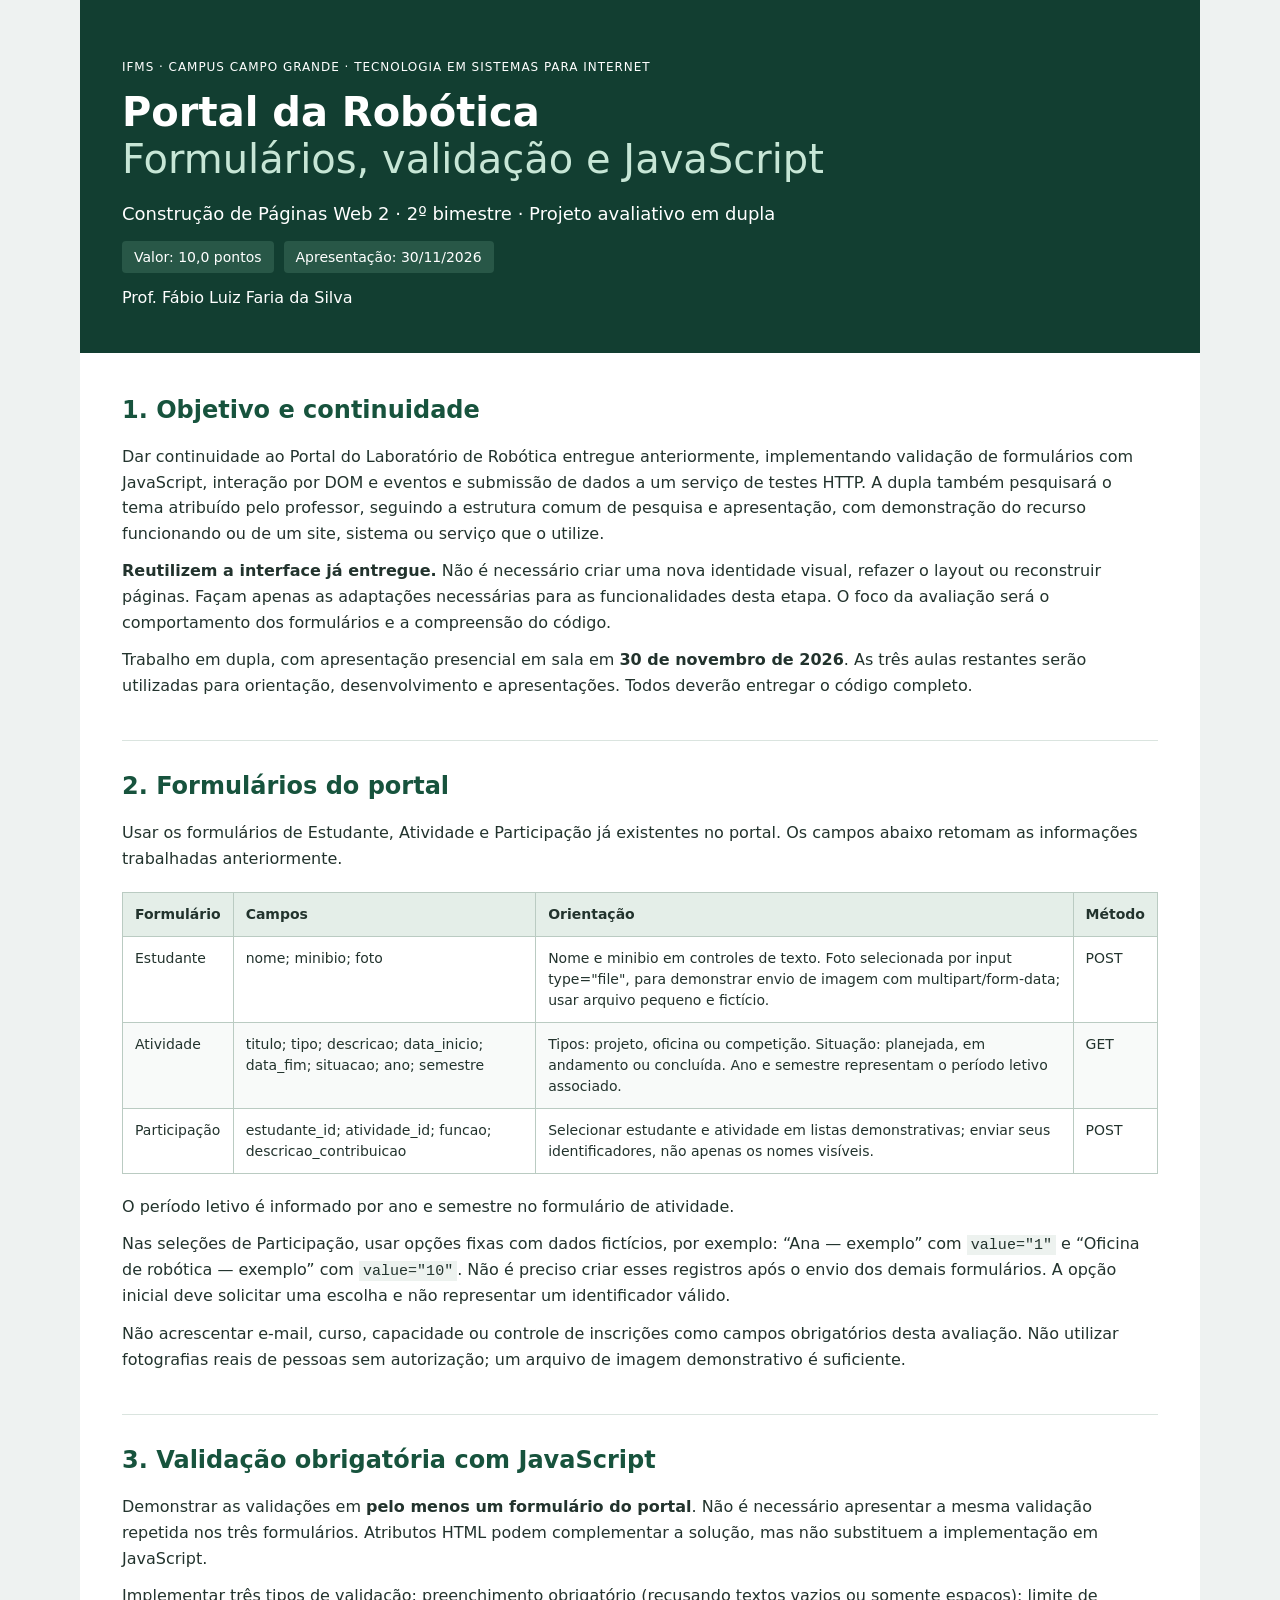
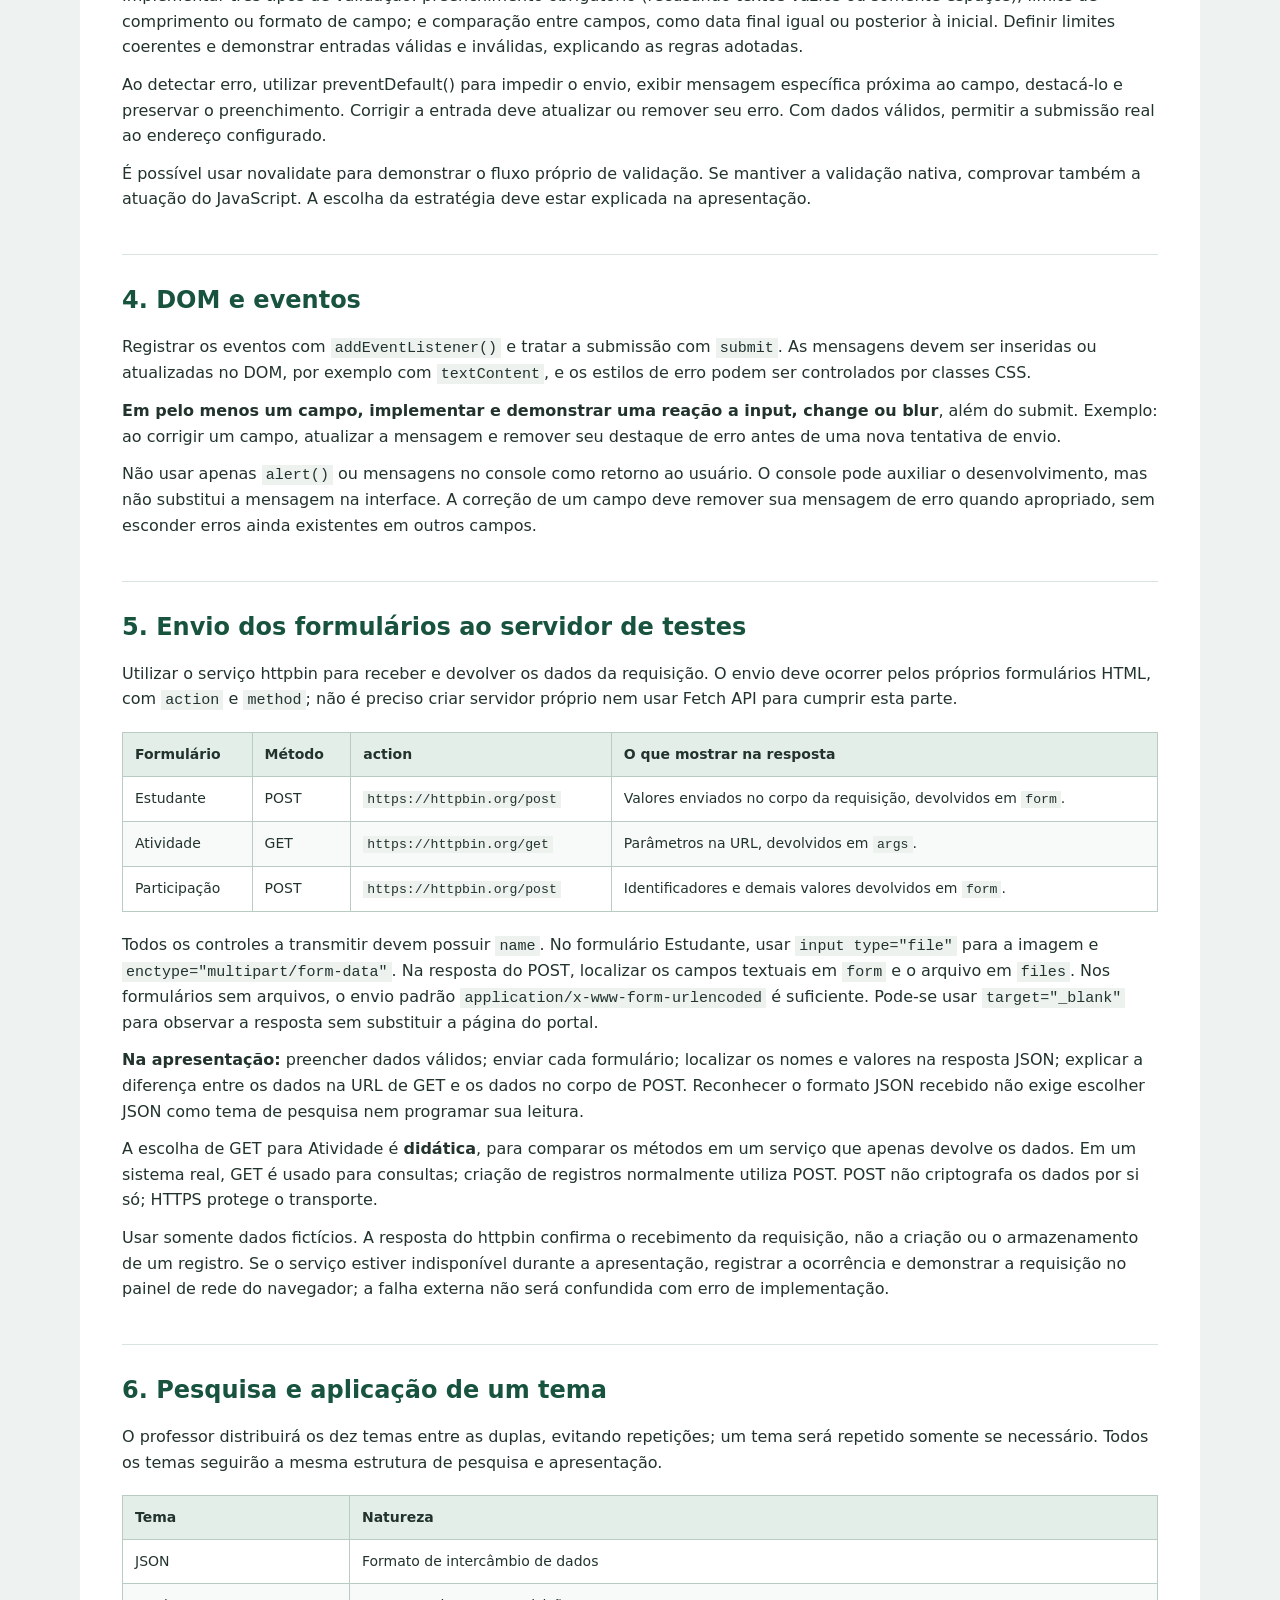
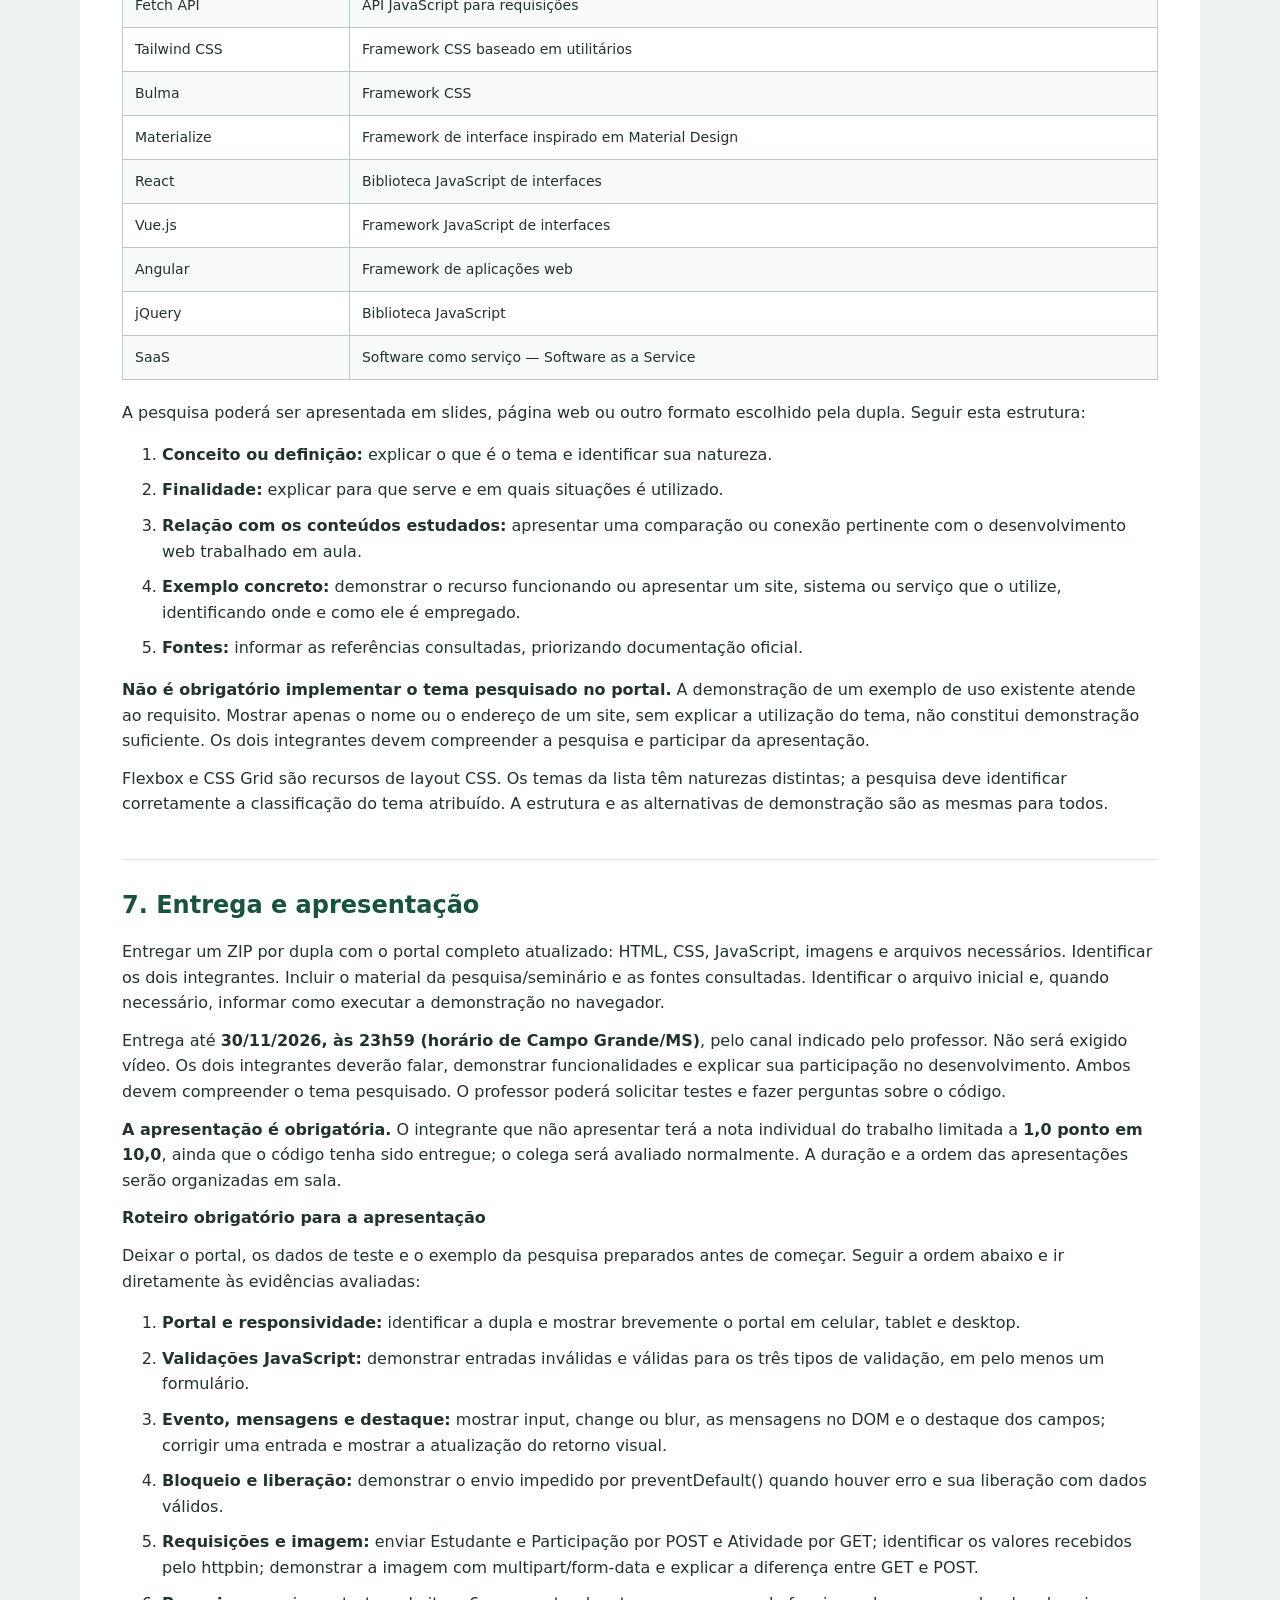
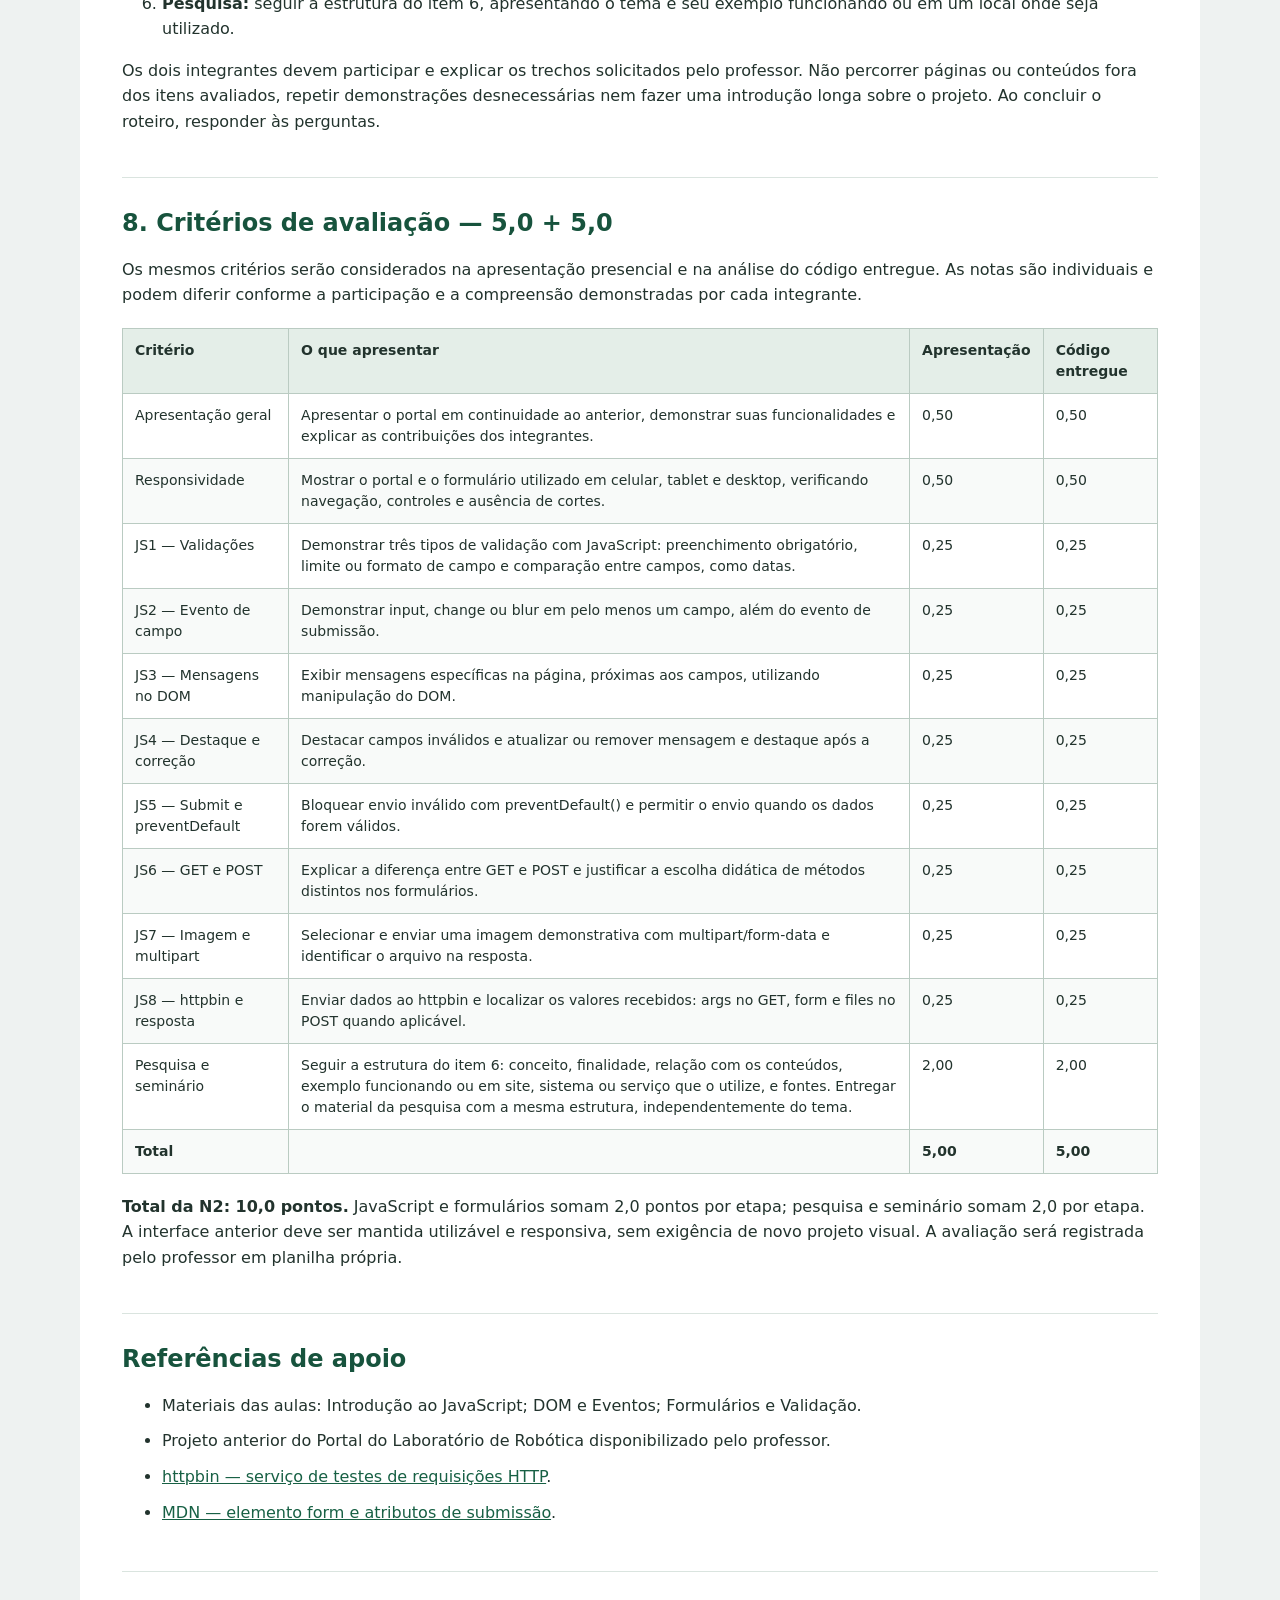
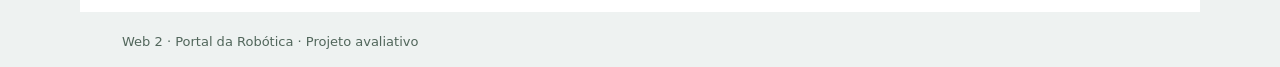
<file: ProjetoAvaliativo.html>
<!doctype html><html lang="pt-BR"><head><meta charset="utf-8"><meta name="viewport" content="width=device-width,initial-scale=1"><title>Projeto avaliativo Web 2 — JavaScript</title><style>*{box-sizing:border-box}body{margin:0;background:#eef2f1;color:#22332d;font:16px/1.6 system-ui,-apple-system,"Segoe UI",sans-serif}header,main,footer{max-width:1120px;margin:auto}header{padding:46px 42px 30px;background:#123e31;color:#fff}h1{font-size:40px;line-height:1.16;margin:12px 0 18px}h1 span{font-weight:400;color:#c7e6d6}h2{font-size:24px;line-height:1.3;color:#17533d;margin:0 0 18px}h3{font-size:18px;margin-top:24px}.eyebrow{font-size:12px;letter-spacing:.08em;text-transform:uppercase}.subtitle{font-size:18px}.meta{display:flex;flex-wrap:wrap;gap:10px}.meta span{padding:5px 12px;background:#285747;border-radius:4px;font-size:14px}main{background:white;padding:12px 42px 40px}section{padding:30px 0;border-bottom:1px solid #dae4df}p{margin:12px 0}li{margin:10px 0}table{border-collapse:collapse;width:100%;font-size:14px;line-height:1.5;margin:20px 0;table-layout:auto}th{background:#e4eee8;text-align:left;font-weight:650}th,td{border:1px solid #bacbc2;padding:11px 12px;vertical-align:top}tr:nth-child(even) td{background:#f8faf9}code{background:#edf2ef;padding:1px 4px;font-size:.94em}footer{padding:20px 42px;color:#51665b;font-size:13px}.sheet table{font-size:13px}.sheet th:nth-last-child(-n+2),.sheet td:nth-last-child(-n+2){min-width:60px}.fields{margin:20px 0}.checks{line-height:2.1}.lines{height:140px;background:repeating-linear-gradient(white,white 33px,#c2cfc7 34px,white 35px)}.small{font-size:13px}@media(max-width:720px){header{padding:28px 20px}h1{font-size:32px}main{padding:10px 18px}table{font-size:12px}th,td{padding:6px;overflow-wrap:anywhere}footer{padding:20px}}@media print{@page{size:A4;margin:15mm}body{background:white;font-size:10pt;color:black}header{background:white;color:black;padding:0 0 15px}h1{font-size:25pt}h1 span{color:#17533d}h2{font-size:16pt}h3{font-size:12pt}.meta span{background:#eee;color:black}main{padding:0}section{padding:18px 0}table,.sheet table{font-size:8.5pt}th,td{padding:6px}thead{display:table-header-group}tr{break-inside:avoid}h2,h3{break-after:avoid}footer{padding:10px 0}.sheet{break-before:page;border:0}.lines{height:95px}.checks{line-height:1.8}.fields{margin:12px 0}} .sheet table{table-layout:auto}.sheet th,.sheet td{overflow-wrap:break-word} a{color:#176044}@media print{a{color:inherit} .sheet table{font-size:8pt}}</style></head><body><header><p class="eyebrow">IFMS · Campus Campo Grande · Tecnologia em Sistemas para Internet</p><h1>Portal da Robótica<br><span>Formulários, validação e JavaScript</span></h1><p class="subtitle">Construção de Páginas Web 2 · 2º bimestre · Projeto avaliativo em dupla</p><div class="meta"><span>Valor: 10,0 pontos</span><span>Apresentação: 30/11/2026</span></div><p>Prof. Fábio Luiz Faria da Silva</p></header><main><section class=""><h2>1. Objetivo e continuidade</h2><p>Dar continuidade ao Portal do Laboratório de Robótica entregue anteriormente, implementando validação de formulários com JavaScript, interação por DOM e eventos e submissão de dados a um serviço de testes HTTP. A dupla também pesquisará o tema atribuído pelo professor, seguindo a estrutura comum de pesquisa e apresentação, com demonstração do recurso funcionando ou de um site, sistema ou serviço que o utilize.</p><p><strong>Reutilizem a interface já entregue.</strong> Não é necessário criar uma nova identidade visual, refazer o layout ou reconstruir páginas. Façam apenas as adaptações necessárias para as funcionalidades desta etapa. O foco da avaliação será o comportamento dos formulários e a compreensão do código.</p><p>Trabalho em dupla, com apresentação presencial em sala em <strong>30 de novembro de 2026</strong>. As três aulas restantes serão utilizadas para orientação, desenvolvimento e apresentações. Todos deverão entregar o código completo.</p></section><section class=""><h2>2. Formulários do portal</h2><p>Usar os formulários de Estudante, Atividade e Participação já existentes no portal. Os campos abaixo retomam as informações trabalhadas anteriormente.</p><table><thead><tr><th>Formulário</th><th>Campos</th><th>Orientação</th><th>Método</th></tr></thead><tbody><tr><td>Estudante</td><td>nome; minibio; foto</td><td>Nome e minibio em controles de texto. Foto selecionada por input type="file", para demonstrar envio de imagem com multipart/form-data; usar arquivo pequeno e fictício.</td><td>POST</td></tr><tr><td>Atividade</td><td>titulo; tipo; descricao; data_inicio; data_fim; situacao; ano; semestre</td><td>Tipos: projeto, oficina ou competição. Situação: planejada, em andamento ou concluída. Ano e semestre representam o período letivo associado.</td><td>GET</td></tr><tr><td>Participação</td><td>estudante_id; atividade_id; funcao; descricao_contribuicao</td><td>Selecionar estudante e atividade em listas demonstrativas; enviar seus identificadores, não apenas os nomes visíveis.</td><td>POST</td></tr></tbody></table><p>O período letivo é informado por ano e semestre no formulário de atividade.</p><p>Nas seleções de Participação, usar opções fixas com dados fictícios, por exemplo: “Ana — exemplo” com <code>value="1"</code> e “Oficina de robótica — exemplo” com <code>value="10"</code>. Não é preciso criar esses registros após o envio dos demais formulários. A opção inicial deve solicitar uma escolha e não representar um identificador válido.</p><p>Não acrescentar e-mail, curso, capacidade ou controle de inscrições como campos obrigatórios desta avaliação. Não utilizar fotografias reais de pessoas sem autorização; um arquivo de imagem demonstrativo é suficiente.</p></section><section><h2>3. Validação obrigatória com JavaScript</h2><p>Demonstrar as validações em <strong>pelo menos um formulário do portal</strong>. Não é necessário apresentar a mesma validação repetida nos três formulários. Atributos HTML podem complementar a solução, mas não substituem a implementação em JavaScript.</p><p>Implementar três tipos de validação: preenchimento obrigatório (recusando textos vazios ou somente espaços); limite de comprimento ou formato de campo; e comparação entre campos, como data final igual ou posterior à inicial. Definir limites coerentes e demonstrar entradas válidas e inválidas, explicando as regras adotadas.</p><p>Ao detectar erro, utilizar preventDefault() para impedir o envio, exibir mensagem específica próxima ao campo, destacá-lo e preservar o preenchimento. Corrigir a entrada deve atualizar ou remover seu erro. Com dados válidos, permitir a submissão real ao endereço configurado.</p><p>É possível usar novalidate para demonstrar o fluxo próprio de validação. Se mantiver a validação nativa, comprovar também a atuação do JavaScript. A escolha da estratégia deve estar explicada na apresentação.</p></section><section class=""><h2>4. DOM e eventos</h2><p>Registrar os eventos com <code>addEventListener()</code> e tratar a submissão com <code>submit</code>. As mensagens devem ser inseridas ou atualizadas no DOM, por exemplo com <code>textContent</code>, e os estilos de erro podem ser controlados por classes CSS.</p><p><strong>Em pelo menos um campo, implementar e demonstrar uma reação a input, change ou blur</strong>, além do submit. Exemplo: ao corrigir um campo, atualizar a mensagem e remover seu destaque de erro antes de uma nova tentativa de envio.</p><p>Não usar apenas <code>alert()</code> ou mensagens no console como retorno ao usuário. O console pode auxiliar o desenvolvimento, mas não substitui a mensagem na interface. A correção de um campo deve remover sua mensagem de erro quando apropriado, sem esconder erros ainda existentes em outros campos.</p></section><section class=""><h2>5. Envio dos formulários ao servidor de testes</h2><p>Utilizar o serviço httpbin para receber e devolver os dados da requisição. O envio deve ocorrer pelos próprios formulários HTML, com <code>action</code> e <code>method</code>; não é preciso criar servidor próprio nem usar Fetch API para cumprir esta parte.</p><table><thead><tr><th>Formulário</th><th>Método</th><th>action</th><th>O que mostrar na resposta</th></tr></thead><tbody><tr><td>Estudante</td><td>POST</td><td><code>https://httpbin.org/post</code></td><td>Valores enviados no corpo da requisição, devolvidos em <code>form</code>.</td></tr><tr><td>Atividade</td><td>GET</td><td><code>https://httpbin.org/get</code></td><td>Parâmetros na URL, devolvidos em <code>args</code>.</td></tr><tr><td>Participação</td><td>POST</td><td><code>https://httpbin.org/post</code></td><td>Identificadores e demais valores devolvidos em <code>form</code>.</td></tr></tbody></table><p>Todos os controles a transmitir devem possuir <code>name</code>. No formulário Estudante, usar <code>input type="file"</code> para a imagem e <code>enctype="multipart/form-data"</code>. Na resposta do POST, localizar os campos textuais em <code>form</code> e o arquivo em <code>files</code>. Nos formulários sem arquivos, o envio padrão <code>application/x-www-form-urlencoded</code> é suficiente. Pode-se usar <code>target="_blank"</code> para observar a resposta sem substituir a página do portal.</p><p><strong>Na apresentação:</strong> preencher dados válidos; enviar cada formulário; localizar os nomes e valores na resposta JSON; explicar a diferença entre os dados na URL de GET e os dados no corpo de POST. Reconhecer o formato JSON recebido não exige escolher JSON como tema de pesquisa nem programar sua leitura.</p><p>A escolha de GET para Atividade é <strong>didática</strong>, para comparar os métodos em um serviço que apenas devolve os dados. Em um sistema real, GET é usado para consultas; criação de registros normalmente utiliza POST. POST não criptografa os dados por si só; HTTPS protege o transporte.</p><p>Usar somente dados fictícios. A resposta do httpbin confirma o recebimento da requisição, não a criação ou o armazenamento de um registro. Se o serviço estiver indisponível durante a apresentação, registrar a ocorrência e demonstrar a requisição no painel de rede do navegador; a falha externa não será confundida com erro de implementação.</p></section><section><h2>6. Pesquisa e aplicação de um tema</h2><p>O professor distribuirá os dez temas entre as duplas, evitando repetições; um tema será repetido somente se necessário. Todos os temas seguirão a mesma estrutura de pesquisa e apresentação.</p><table><thead><tr><th>Tema</th><th>Natureza</th></tr></thead><tbody><tr><td>JSON</td><td>Formato de intercâmbio de dados</td></tr><tr><td>Fetch API</td><td>API JavaScript para requisições</td></tr><tr><td>Tailwind CSS</td><td>Framework CSS baseado em utilitários</td></tr><tr><td>Bulma</td><td>Framework CSS</td></tr><tr><td>Materialize</td><td>Framework de interface inspirado em Material Design</td></tr><tr><td>React</td><td>Biblioteca JavaScript de interfaces</td></tr><tr><td>Vue.js</td><td>Framework JavaScript de interfaces</td></tr><tr><td>Angular</td><td>Framework de aplicações web</td></tr><tr><td>jQuery</td><td>Biblioteca JavaScript</td></tr><tr><td>SaaS</td><td>Software como serviço — Software as a Service</td></tr></tbody></table><p>A pesquisa poderá ser apresentada em slides, página web ou outro formato escolhido pela dupla. Seguir esta estrutura:</p><ol><li><strong>Conceito ou definição:</strong> explicar o que é o tema e identificar sua natureza.</li><li><strong>Finalidade:</strong> explicar para que serve e em quais situações é utilizado.</li><li><strong>Relação com os conteúdos estudados:</strong> apresentar uma comparação ou conexão pertinente com o desenvolvimento web trabalhado em aula.</li><li><strong>Exemplo concreto:</strong> demonstrar o recurso funcionando ou apresentar um site, sistema ou serviço que o utilize, identificando onde e como ele é empregado.</li><li><strong>Fontes:</strong> informar as referências consultadas, priorizando documentação oficial.</li></ol><p><strong>Não é obrigatório implementar o tema pesquisado no portal.</strong> A demonstração de um exemplo de uso existente atende ao requisito. Mostrar apenas o nome ou o endereço de um site, sem explicar a utilização do tema, não constitui demonstração suficiente. Os dois integrantes devem compreender a pesquisa e participar da apresentação.</p><p>Flexbox e CSS Grid são recursos de layout CSS. Os temas da lista têm naturezas distintas; a pesquisa deve identificar corretamente a classificação do tema atribuído. A estrutura e as alternativas de demonstração são as mesmas para todos.</p></section><section class=""><h2>7. Entrega e apresentação</h2><p>Entregar um ZIP por dupla com o portal completo atualizado: HTML, CSS, JavaScript, imagens e arquivos necessários. Identificar os dois integrantes. Incluir o material da pesquisa/seminário e as fontes consultadas. Identificar o arquivo inicial e, quando necessário, informar como executar a demonstração no navegador.</p><p>Entrega até <strong>30/11/2026, às 23h59 (horário de Campo Grande/MS)</strong>, pelo canal indicado pelo professor. Não será exigido vídeo. Os dois integrantes deverão falar, demonstrar funcionalidades e explicar sua participação no desenvolvimento. Ambos devem compreender o tema pesquisado. O professor poderá solicitar testes e fazer perguntas sobre o código.</p><p><strong>A apresentação é obrigatória.</strong> O integrante que não apresentar terá a nota individual do trabalho limitada a <strong>1,0 ponto em 10,0</strong>, ainda que o código tenha sido entregue; o colega será avaliado normalmente. A duração e a ordem das apresentações serão organizadas em sala.</p><p><strong>Roteiro obrigatório para a apresentação</strong></p><p>Deixar o portal, os dados de teste e o exemplo da pesquisa preparados antes de começar. Seguir a ordem abaixo e ir diretamente às evidências avaliadas:</p><ol><li><strong>Portal e responsividade:</strong> identificar a dupla e mostrar brevemente o portal em celular, tablet e desktop.</li><li><strong>Validações JavaScript:</strong> demonstrar entradas inválidas e válidas para os três tipos de validação, em pelo menos um formulário.</li><li><strong>Evento, mensagens e destaque:</strong> mostrar input, change ou blur, as mensagens no DOM e o destaque dos campos; corrigir uma entrada e mostrar a atualização do retorno visual.</li><li><strong>Bloqueio e liberação:</strong> demonstrar o envio impedido por preventDefault() quando houver erro e sua liberação com dados válidos.</li><li><strong>Requisições e imagem:</strong> enviar Estudante e Participação por POST e Atividade por GET; identificar os valores recebidos pelo httpbin; demonstrar a imagem com multipart/form-data e explicar a diferença entre GET e POST.</li><li><strong>Pesquisa:</strong> seguir a estrutura do item 6, apresentando o tema e seu exemplo funcionando ou em um local onde seja utilizado.</li></ol><p>Os dois integrantes devem participar e explicar os trechos solicitados pelo professor. Não percorrer páginas ou conteúdos fora dos itens avaliados, repetir demonstrações desnecessárias nem fazer uma introdução longa sobre o projeto. Ao concluir o roteiro, responder às perguntas.</p></section><section><h2>8. Critérios de avaliação — 5,0 + 5,0</h2><p>Os mesmos critérios serão considerados na apresentação presencial e na análise do código entregue. As notas são individuais e podem diferir conforme a participação e a compreensão demonstradas por cada integrante.</p><table><thead><tr><th>Critério</th><th>O que apresentar</th><th>Apresentação</th><th>Código entregue</th></tr></thead><tbody><tr><td>Apresentação geral</td><td>Apresentar o portal em continuidade ao anterior, demonstrar suas funcionalidades e explicar as contribuições dos integrantes.</td><td>0,50</td><td>0,50</td></tr><tr><td>Responsividade</td><td>Mostrar o portal e o formulário utilizado em celular, tablet e desktop, verificando navegação, controles e ausência de cortes.</td><td>0,50</td><td>0,50</td></tr><tr><td>JS1 — Validações</td><td>Demonstrar três tipos de validação com JavaScript: preenchimento obrigatório, limite ou formato de campo e comparação entre campos, como datas.</td><td>0,25</td><td>0,25</td></tr><tr><td>JS2 — Evento de campo</td><td>Demonstrar input, change ou blur em pelo menos um campo, além do evento de submissão.</td><td>0,25</td><td>0,25</td></tr><tr><td>JS3 — Mensagens no DOM</td><td>Exibir mensagens específicas na página, próximas aos campos, utilizando manipulação do DOM.</td><td>0,25</td><td>0,25</td></tr><tr><td>JS4 — Destaque e correção</td><td>Destacar campos inválidos e atualizar ou remover mensagem e destaque após a correção.</td><td>0,25</td><td>0,25</td></tr><tr><td>JS5 — Submit e preventDefault</td><td>Bloquear envio inválido com preventDefault() e permitir o envio quando os dados forem válidos.</td><td>0,25</td><td>0,25</td></tr><tr><td>JS6 — GET e POST</td><td>Explicar a diferença entre GET e POST e justificar a escolha didática de métodos distintos nos formulários.</td><td>0,25</td><td>0,25</td></tr><tr><td>JS7 — Imagem e multipart</td><td>Selecionar e enviar uma imagem demonstrativa com multipart/form-data e identificar o arquivo na resposta.</td><td>0,25</td><td>0,25</td></tr><tr><td>JS8 — httpbin e resposta</td><td>Enviar dados ao httpbin e localizar os valores recebidos: args no GET, form e files no POST quando aplicável.</td><td>0,25</td><td>0,25</td></tr><tr><td>Pesquisa e seminário</td><td>Seguir a estrutura do item 6: conceito, finalidade, relação com os conteúdos, exemplo funcionando ou em site, sistema ou serviço que o utilize, e fontes. Entregar o material da pesquisa com a mesma estrutura, independentemente do tema.</td><td>2,00</td><td>2,00</td></tr><tr><td><strong>Total</strong></td><td></td><td><strong>5,00</strong></td><td><strong>5,00</strong></td></tr></tbody></table><p><strong>Total da N2: 10,0 pontos.</strong> JavaScript e formulários somam 2,0 pontos por etapa; pesquisa e seminário somam 2,0 por etapa. A interface anterior deve ser mantida utilizável e responsiva, sem exigência de novo projeto visual. A avaliação será registrada pelo professor em planilha própria.</p></section><section><h2>Referências de apoio</h2><ul><li>Materiais das aulas: Introdução ao JavaScript; DOM e Eventos; Formulários e Validação.</li><li>Projeto anterior do Portal do Laboratório de Robótica disponibilizado pelo professor.</li><li><a href="https://httpbin.org/">httpbin — serviço de testes de requisições HTTP</a>.</li><li><a href="https://developer.mozilla.org/en-US/docs/Web/HTML/Reference/Elements/form">MDN — elemento form e atributos de submissão</a>.</li></ul></section></main><footer>Web 2 · Portal da Robótica · Projeto avaliativo</footer></body></html>
</file>
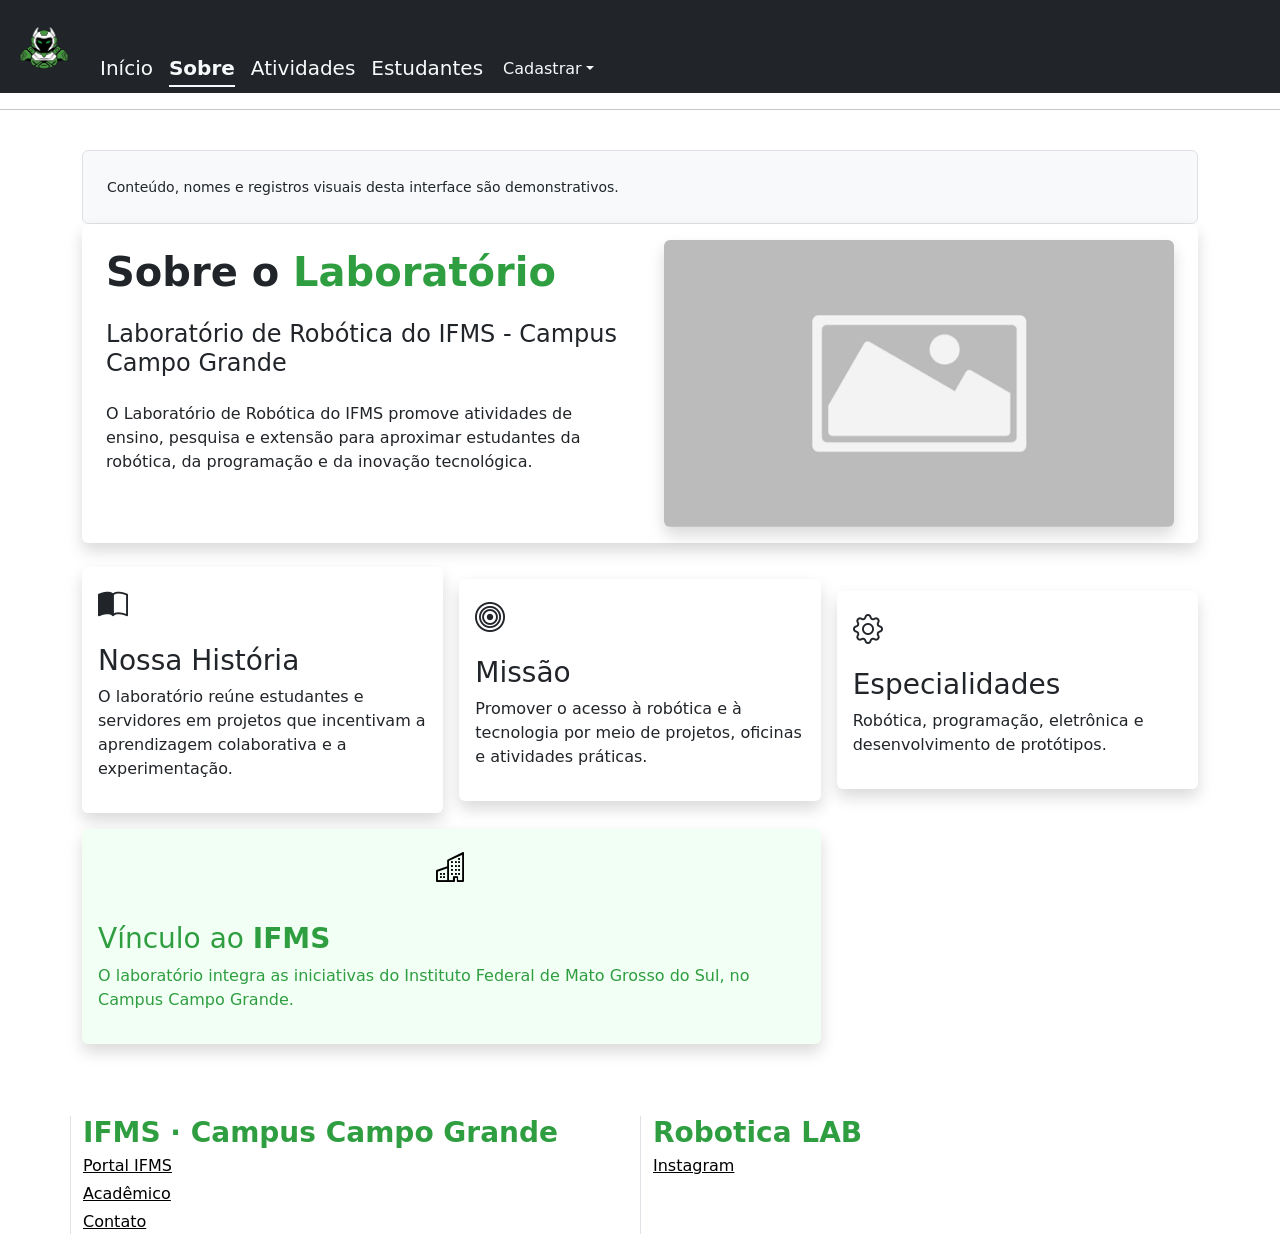
<file: sobre.html>
<!DOCTYPE html>
<html lang="pt-BR">
<head>
    <meta charset="UTF-8">
    <meta name="viewport" content="width=device-width, initial-scale=1.0">
    <link href="https://cdn.jsdelivr.net/npm/bootstrap@5.2.3/dist/css/bootstrap.min.css" rel="stylesheet" integrity="sha384-rbsA2VBKQhggwzxH7pPCaAqO46MgnOM80zW1RWuH61DGLwZJEdK2Kadq2F9CUG65" crossorigin="anonymous">
    <link rel="stylesheet" href="https://cdn.jsdelivr.net/npm/bootstrap-icons@1.13.2/font/bootstrap-icons.min.css">
    <link href="./site.css" rel="stylesheet">
    <title>Robotica LAB</title>
    <meta name="description" content="Sobre o Laboratório de Robótica do Campus Campo Grande">
    <meta name="keywords" content="robótica, robótica lab, Campo Grande, Instituto Federal de Mato Grosso do Sul, IFMS, robôs, atividades">
    <link rel="shortcut icon" href="./media/robotican-masct.png" type="image/x-icon">
</head>
<body>
    <header>
        <nav class="navbar navbar-dark navbar-expand-lg bg-dark">
            <div class="container-fluid text-light d-flex align-items-end gap-2">

                <a href="#" class="navbar-brand">
                    <img src="./media/robotican-masct.png" alt="logo-if" width="64" class="d-inline-block align-text-top">
                </a>

                <button class="navbar-toggler" type="button" data-bs-toggle="collapse" data-bs-target="#abaColapsada-nav-itens" aria-controls="aria-SupportedContent" aria-expanded="false" aria-label="Abrir menu">
                    <span class="navbar-toggler-icon"></span>
                </button>

                <div class="collapse navbar-collapse" id="abaColapsada-nav-itens">
                    <ul class="navbar-nav me-auto mb-2 mb-lg-0">
                        <li class="nav-item"><a href="./index.html" class="navbar-brand nav-item text-light">Início</a></li>
                        <li class="nav-item"><a href="./sobre.html" class="navbar-brand nav-item border-bottom border-2 border-light text-light fw-semibold">Sobre</a></li>
                        <li class="nav-item"><a href="./atividades.html" class="navbar-brand nav-item text-light">Atividades</a></li>
                        <li class="nav-item"><a href="./estudantes.html" class="navbar-brand nav-item text-light">Estudantes</a></li>
                        <li class="nav-item dropdown">
                            <a href="#" class="nav-link dropdown-toggle p-1 text-light" role="button" data-bs-toggle="dropdown">Cadastrar</a>
                            <ul class="dropdown-menu border-0 border-start border-2 rounded shadow">
                                <li class="dropdown-item"><a href="./forms/form-atividade.html">Atividade</a></li>
                                <li class="dropdown-item"><a href="./forms/form-estudante.html">Estudante</a></li>
                                <li class="dropdown-item"><a href="./forms/form-participacao.html">Participação</a></li>
                            </ul>
                        </li>
                    </ul>
                </div>
            </div>
        </nav>
    </header>
    <main>
        <hr>
        <div class="container py-4">
            <!--  -->
            <div class="p-4 bg-light text-wrap border rounded">
                <small>Conteúdo, nomes e registros visuais desta interface são demonstrativos.</small>
            </div>
            <!--  -->
            <div class="rounded d-flex flex-column-reverse flex-lg-row align-items-center align-items-lg-start p-3 gap-2 mb-4 shadow">
                <div class="col-12 col-lg-6 p-2">
                    <h1 class="fw-semibold text-center text-md-start">Sobre o <span class="fw-bolder texto-verdeif">Laboratório</span></h1>
                    <h4 class="text-center text-md-start my-4">Laboratório de Robótica do IFMS - Campus Campo Grande</h4>
                    <p>O Laboratório de Robótica do IFMS promove atividades de ensino, pesquisa e extensão para aproximar estudantes da robótica, da programação e da inovação tecnológica.</p>
                </div>
                <div class="col-12 col-lg-6 p-0 m-0 ">
                    <div class="carousel slide px-3 s" id="carrossel-laboratorio" data-bs-touch="true" data-bs-ride="carousel">
                        <div class="carousel-inner rounded shadow">
                            <div class="carousel-item ratio ratio-16x9 active">
                                <img src="./media/no-image.jpg" alt="imagem da atividade">
                            </div>
                            <div class="carousel-item ratio ratio-16x9">
                                <img src="./media/no-image.jpg" alt="imagem da atividade">
                            </div>
                            <div class="carousel-item ratio ratio-16x9">
                                <img src="./media/no-image.jpg" alt="imagem da atividade">
                            </div>
                        </div>
                    </div>
                </div>
            </div>
            <div class="row justify-content-center justify-content-md-start align-items-center g-3">
                <div class="col-12 col-sm-6 col-md-4">
                    <div class="rounded p-3 d-flex flex-column align-items-center align-items-md-start shadow">
                        <figure class="d-flex justify-content-center justify-content-md-start ">
                            <i class="bi bi-book-half" style="font-size: 30px;" aria-hidden="true"></i>
                        </figure>
                        <div class="">
                            <h3 class="text-center text-md-start">Nossa História</h3>
                            <p>O laboratório reúne estudantes e servidores em projetos que incentivam a aprendizagem colaborativa e a experimentação.</p>
                        </div>
                    </div>
                </div>
                <div class="col-12 col-sm-6 col-md-4">
                    <div class="rounded p-3 d-flex flex-column align-items-center align-items-md-start shadow">
                        <figure class="d-flex justify-content-center justify-content-md-start">
                            <i class="bi bi-bullseye" style="font-size: 30px;" aria-hidden="true"></i>
                        </figure>
                        <div class="">
                            <h3 class="text-center text-md-start">Missão</h3>
                            <p>Promover o acesso à robótica e à tecnologia por meio de projetos, oficinas e atividades práticas.</p>
                        </div>
                    </div>
                </div>
                
                <div class="col-12 col-md-4">
                    <div class="rounded p-3 d-flex flex-column align-items-center align-items-md-start shadow">
                        <figure class="d-flex justify-content-center justify-content-md-start">
                            <i class="bi bi-gear" style="font-size: 30px;" aria-hidden="true"></i>
                        </figure>
                        <div class="">
                            <h3 class="text-center text-md-start">Especialidades</h3>
                            <p>Robótica, programação, eletrônica e desenvolvimento de protótipos.</p>
                        </div>
                    </div>
                </div>
                
                <a href="https://www.ifms.edu.br" target="_blank" class="text-decoration-none col-12 col-lg-8">
                    <div class="rounded p-3 d-flex flex-column d-lg-flex align-items-center gap-lg-3 iterativo shadow">
                        <figure class="d-flex justify-content-center justify-content-md-start">
                            <i class="bi bi-buildings" style="font-size: 30px;" aria-hidden="true"></i>
                        </figure>
                        <div class="texto-verdeif">
                            <h3 class="text-center text-md-start">Vínculo ao <span class="fw-bold">IFMS</span></h3>
                            <p>O laboratório integra as iniciativas do Instituto Federal de Mato Grosso do Sul, no Campus Campo Grande.</p>
                        </div>
                    </div>
                </a>
            </div>
        </div>
    </main>
    <footer class="mt-5 mb-2 px-2">
        <div class="container text-center">
            <div class="row">
                <div class="col-12 col-lg-6 border-start border-1 d-flex flex-column align-items-start gap-1">
                    <h3 class="text-nowrap fw-bold text texto-verdeif p-0 m-0">IFMS · Campus Campo Grande</h3>
                    <a href="https://www.ifms.edu.br/" target="_blank">Portal IFMS</a>
                    <a href="https://academico.ifms.edu.br/" target="_blank">Acadêmico</a>
                    <a href="https://servidor.ifms.edu.br/contato" target="_blank">Contato</a>
                </div>
                <div class="col-12 col-lg-6 col-md-6 border-start border-1 d-flex flex-column align-items-start gap-1 mb-5 mb-md-0">
                    <h3 class="text-nowrap fw-bold text texto-verdeif p-0 m-0">Robotica LAB</h3>
                    <a href="https://www.instagram.com/robotican.cg/" target="_blank">Instagram</a>
                </div>
            </div>
        </div>
    </footer>
</body>
<script src="https://cdn.jsdelivr.net/npm/bootstrap@5.2.3/dist/js/bootstrap.bundle.min.js" integrity="sha384-kenU1KFdBIe4zVF0s0G1M5b4hcpxyD9F7jL+jjXkk+Q2h455rYXK/7HAuoJl+0I4" crossorigin="anonymous"></script>
</html>
</file>
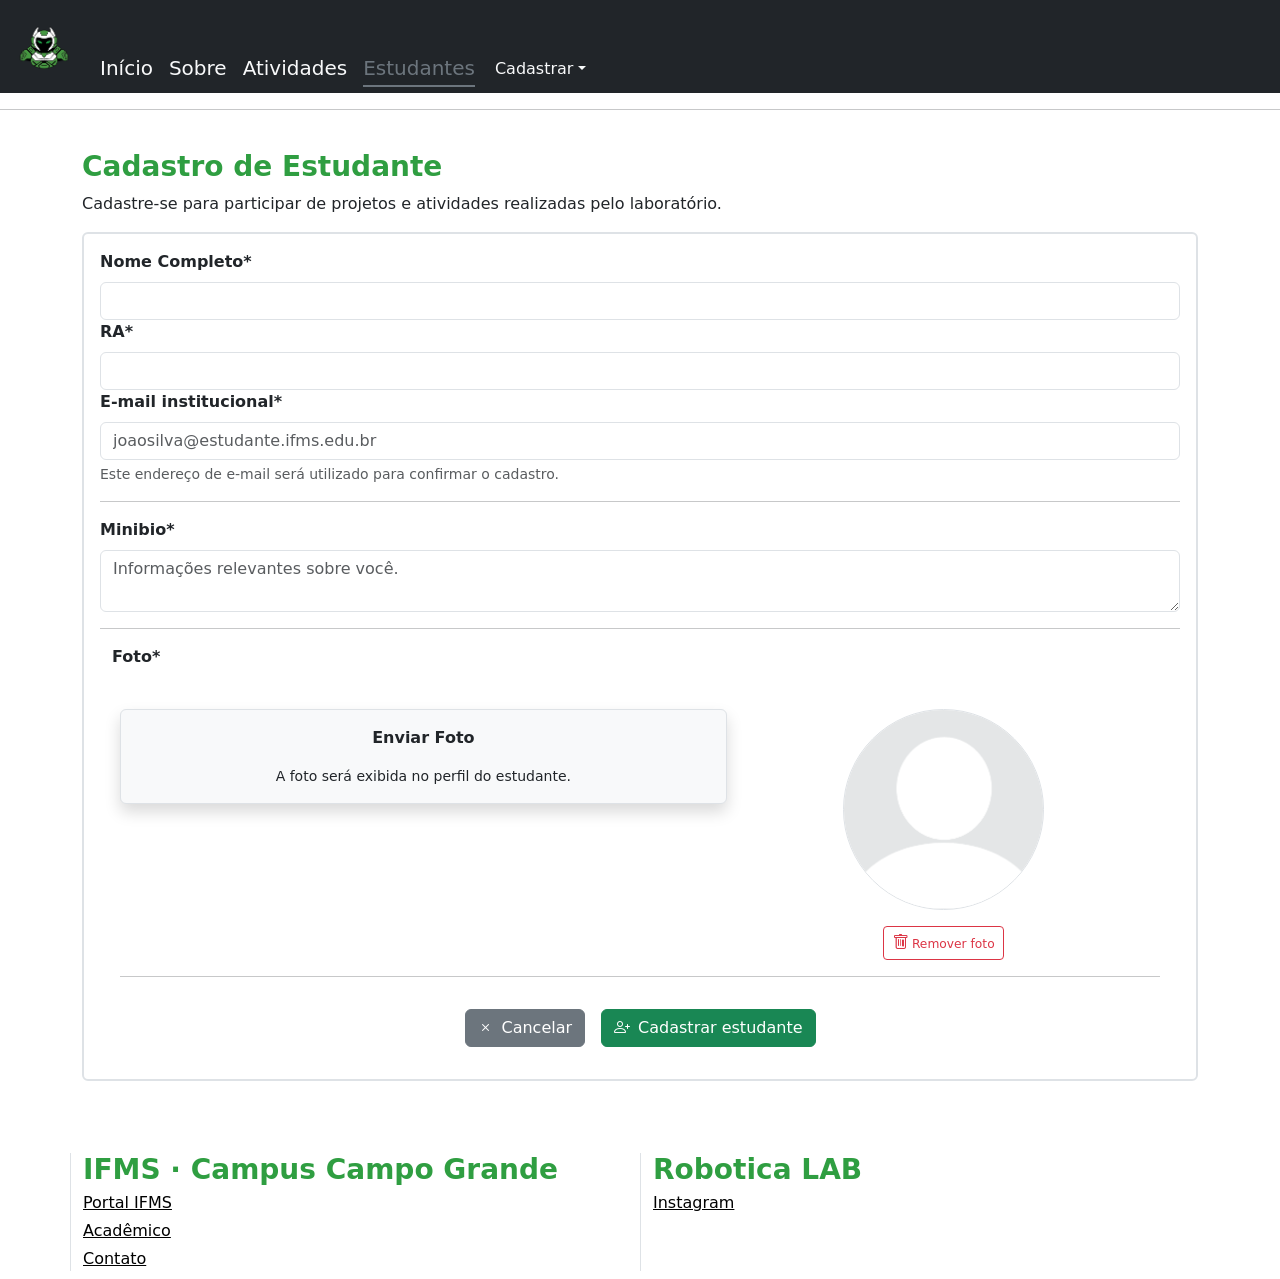
<file: forms/form-estudante.html>
<!DOCTYPE html>
<html lang="pt-BR">

<head>
    <meta charset="UTF-8">
    <meta name="viewport" content="width=device-width, initial-scale=1.0">
    <link href="https://cdn.jsdelivr.net/npm/bootstrap@5.2.3/dist/css/bootstrap.min.css" rel="stylesheet" integrity="sha384-rbsA2VBKQhggwzxH7pPCaAqO46MgnOM80zW1RWuH61DGLwZJEdK2Kadq2F9CUG65" crossorigin="anonymous">
    <link rel="stylesheet" href="https://cdn.jsdelivr.net/npm/bootstrap-icons@1.13.2/font/bootstrap-icons.min.css">
    <link href="../site.css" rel="stylesheet">
    <title>Robotica LAB</title>
    <meta name="keywords" content="robótica, robótica lab, Campo Grande, Instituto Federal de Mato Grosso do Sul, IFMS, robôs, atividades">
    <link rel="shortcut icon" href="../media/robotican-masct.png" type="image/x-icon">
</head>
<body>
    <header>
        <nav class="navbar navbar-dark navbar-expand-lg bg-dark">
            <div class="container-fluid text-light d-flex align-items-end gap-2">

                <a href="#" class="navbar-brand">
                    <img src="../media/robotican-masct.png" alt="logo-if" width="64" class="d-inline-block align-text-top">
                </a>
                <button class="navbar-toggler" type="button" data-bs-toggle="collapse"
                    data-bs-target="#abaColapsada-nav-itens" aria-controls="aria-SupportedContent" aria-expanded="false"
                    aria-label="Abrir menu">
                    <span class="navbar-toggler-icon"></span>
                </button>

                <div class="collapse navbar-collapse" id="abaColapsada-nav-itens">
                    <ul class="navbar-nav me-auto mb-2 mb-lg-0">
                        <li class="nav-item"><a href="../index.html" class="navbar-brand nav-item text-light">Início</a></li>
                        <li class="nav-item"><a href="../sobre.html" class="navbar-brand nav-item text-light">Sobre</a></li>
                        <li class="nav-item"><a href="../atividades.html" class="navbar-brand nav-item text-light">Atividades</a></li>
                        <li class="nav-item"><a href="../estudantes.html" class="navbar-brand nav-item border-bottom border-2 border-secondary text-secondary">Estudantes</a></li>
                        <li class="nav-item dropdown">
                            <a href="#" class="nav-link dropdown-toggle p-1 text-light" role="button"
                                data-bs-toggle="dropdown">Cadastrar</a>
                            <ul class="dropdown-menu border-0 border-start border-2 rounded shadow">
                                <li class="dropdown-item"><a href="./form-atividade.html">Atividade</a></li>
                                <li class="dropdown-item"><a href="./form-estudante.html">Estudante</a></li>
                                <li class="dropdown-item"><a href="./form-participacao.html">Participação</a></li>
                            </ul>
                        </li>

                    </ul>
                </div>
            </div>
        </nav>
    </header>
    <main>
        <hr>
        <div class="container py-4">
            <h3><span class="fw-bold texto-verdeif">Cadastro de Estudante</span></h3>
            <p>Cadastre-se para participar de projetos e atividades realizadas pelo laboratório.</p>




            <form class="p-3 border border-2 rounded" id="est-form" action="https://httpbin.org/post" method="post" enctype="multipart/form-data">

                <div class="">
                    <label for="est-nome" class="form-label fw-bolder">Nome Completo*</label>
                    <input type="text" class="form-control" id="est-nome" name="nome" required>
                    <p class="invalid-feedback" id="est-nome-erro"></p>
                </div>

                <div class="">
                    <label for="est_ra" class="form-label fw-bolder">RA*</label>
                    <input type="number" inputmode="numeric" max="99999"  class="form-control" name="ra" id="est_ra" required>
                </div>

                <div class="">
                    <label for="est-email" class="form-label fw-bolder">E-mail institucional*</label>
                    <input type="email" class="form-control" aria-describedby="emailHelp" placeholder="joaosilva@estudante.ifms.edu.br" id="est-email" name="email" required>
                    <div id="emailHelp" class="form-text">Este endereço de e-mail será utilizado para confirmar o cadastro.</div>
                    <p class="invalid-feedback" id="est-email-erro"></p>
                </div>

                <hr>
                <div>
                    <label for="est-bio" class="form-label fw-bolder">Minibio*</label>
                    <textarea name="minibio" class="form-control" placeholder="Informações relevantes sobre você." id="est-bio" required></textarea>
                    <p class="invalid-feedback" id="est-bio-erro"></p>
                </div>
                <hr>

                <div class="container-fluid">
                    <label class="form-label"><p class="fw-bolder">Foto*</p></label>
                    <div class="row g-3 p-3">
                        <div class="col-12 col-lg-7 bg-light h-25 border border-1 p-3 rounded shadow">
                            <label for="est-foto" class="upload-area d-flex flex-column align-items-center justify-content-center rounded">
                                <p class="fw-semibold">Enviar Foto</p>
                                <small>A foto será exibida no perfil do estudante.</small>
                            </label>
                            <input type="file" id="est-foto" accept="image/jpeg,image/png,image/webp" name="foto" hidden>
                            <p class="invalid-feedback" id="est-foto-erro"></p>
                        </div>


                        <div class="col-12 col-lg-5 d-flex flex-column align-items-center gap-3">
                            <div class="preview-bow rounded border-doted d-flex flex-column align-items-center">
                                <div id="placeholder" class="avatar-placeholder rounded-circle d-flex align-items-center justify-content-center">
                                    <img src="../media/no-photo.png" id="est-foto-prev" class="w-50 rounded-circle border border-1" alt="Pré-visualização da foto do estudante">
                                </div>
                            </div>
                            <button type="button" class="btn btn-outline-danger btn-sm" id="removerFotoEstudante">
                                <small class="text-nowrap"><i class="bi bi-trash" style="font-size: 16px;" aria-hidden="true"></i> Remover foto</small>
                            </button>
                        </div>


                        <hr>
                        <div class="d-flex flex-wrap align-items-center justify-content-center gap-3">
                            <button type="reset" class="d-flex align-items-center gap-2 btn btn-secondary"><i class="bi bi-x" style="font-size: 16px;" aria-hidden="true"></i> Cancelar</button>
                            <button type="submit" class="d-flex align-items-center gap-2 btn btn-success"><i class="bi bi-person-plus" style="font-size: 16px;" aria-hidden="true"></i> Cadastrar estudante</button>
                        </div>
                    </div>
                </div>
            </form>

            <script src="/js/form-estudante.js"></script>


            
        </div>
    </main>
    <footer class="mt-5 mb-2 px-2">
        <div class="container text-center">
            <div class="row">
                <div class="col-12 col-lg-6 border-start border-1 d-flex flex-column align-items-start gap-1">
                    <h3 class="text-nowrap fw-bold text texto-verdeif p-0 m-0">IFMS · Campus Campo Grande</h3>
                    <a href="https://www.ifms.edu.br/" target="_blank">Portal IFMS</a>
                    <a href="https://academico.ifms.edu.br/" target="_blank">Acadêmico</a>
                    <a href="https://servidor.ifms.edu.br/contato" target="_blank">Contato</a>
                </div>
                <div class="col-12 col-lg-6 col-md-6 border-start border-1 d-flex flex-column align-items-start gap-1 mb-5 mb-md-0">
                    <h3 class="text-nowrap fw-bold text texto-verdeif p-0 m-0">Robotica LAB</h3>
                    <a href="https://www.instagram.com/robotican.cg/" target="_blank">Instagram</a>
                </div>
            </div>
        </div>
    </footer>
</body>
<script src="https://cdn.jsdelivr.net/npm/bootstrap@5.2.3/dist/js/bootstrap.bundle.min.js" integrity="sha384-kenU1KFdBIe4zVF0s0G1M5b4hcpxyD9F7jL+jjXkk+Q2h455rYXK/7HAuoJl+0I4" crossorigin="anonymous"></script>
</html>
</file>
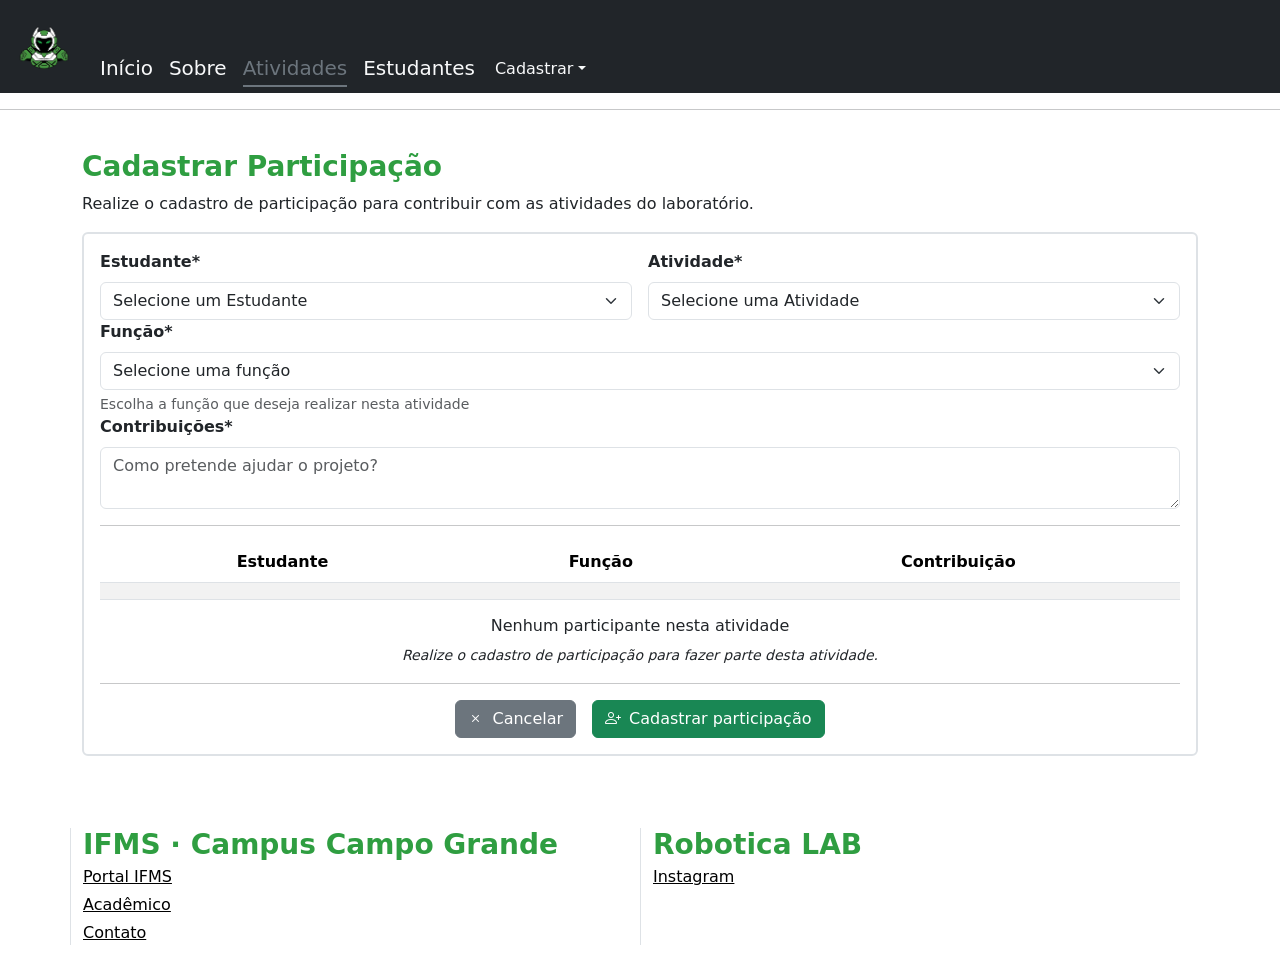
<file: forms/form-participacao.html>
<!DOCTYPE html>
<html lang="pt-BR">
<head>
    <meta charset="UTF-8">
    <meta name="viewport" content="width=device-width, initial-scale=1.0">
    <link href="https://cdn.jsdelivr.net/npm/bootstrap@5.2.3/dist/css/bootstrap.min.css" rel="stylesheet" integrity="sha384-rbsA2VBKQhggwzxH7pPCaAqO46MgnOM80zW1RWuH61DGLwZJEdK2Kadq2F9CUG65" crossorigin="anonymous">
    <link rel="stylesheet" href="https://cdn.jsdelivr.net/npm/bootstrap-icons@1.13.2/font/bootstrap-icons.min.css">
    <link href="../site.css" rel="stylesheet">
    <title>Robotica LAB</title>
    <meta name="keywords" content="robótica, robótica lab, Campo Grande, Instituto Federal de Mato Grosso do Sul, IFMS, robôs, atividades">
    <link rel="shortcut icon" href="../media/robotican-masct.png" type="image/x-icon">
</head>
<body>
    <header>
        <nav class="navbar navbar-dark navbar-expand-lg bg-dark">
            <div class="container-fluid text-light d-flex align-items-end gap-2">

                <a href="#" class="navbar-brand">
                    <img src="../media/robotican-masct.png" alt="logo-if" width="64" class="d-inline-block align-text-top">
                </a>
                <button class="navbar-toggler" type="button" data-bs-toggle="collapse"
                    data-bs-target="#abaColapsada-nav-itens" aria-controls="aria-SupportedContent" aria-expanded="false"
                    aria-label="Abrir menu">
                    <span class="navbar-toggler-icon"></span>
                </button>

                <div class="collapse navbar-collapse" id="abaColapsada-nav-itens">
                    <ul class="navbar-nav me-auto mb-2 mb-lg-0">
                        <li class="nav-item"><a href="../index.html" class="navbar-brand nav-item text-light">Início</a></li>
                        <li class="nav-item"><a href="../sobre.html" class="navbar-brand nav-item text-light">Sobre</a></li>
                        <li class="nav-item"><a href="../atividades.html" class="navbar-brand nav-item border-bottom border-2 border-secondary text-secondary">Atividades</a></li>
                        <li class="nav-item"><a href="../estudantes.html" class="navbar-brand nav-item text-light">Estudantes</a></li>
                        <li class="nav-item dropdown">
                            <a href="#" class="nav-link dropdown-toggle p-1 text-light" role="button"
                                data-bs-toggle="dropdown">Cadastrar</a>
                            <ul class="dropdown-menu border-0 border-start border-2 rounded shadow">
                                <li class="dropdown-item"><a href="./form-atividade.html">Atividade</a></li>
                                <li class="dropdown-item"><a href="./form-estudante.html">Estudante</a></li>
                                <li class="dropdown-item"><a href="./form-participacao.html">Participação</a></li>
                            </ul>
                        </li>

                    </ul>
                </div>
            </div>
        </nav>
    </header>
    <main>
        <hr>
        <div class="container py-4 mb-5">
            <h3><span class="fw-bold texto-verdeif">Cadastrar Participação</span></h3>
            <p>Realize o cadastro de participação para contribuir com as atividades do laboratório.</p>




            <form class="p-3 border border-2 rounded" method="post" action="https://httpbin.org/post" id="part-form">
                <div class="row g-3">
                    <div class="col-12 col-lg-6">
                        <label for="estudanteNome" class="form-label fw-bolder">Estudante*</label>
                        <select name="estudanteNome" class="form-select" id="estudanteNome" required>
                            <option value="" selected disabled>Selecione um Estudante</option>
                            <option value="1">Fulano de Tal</option>
                            <option value="2">Beltrano da Silva</option>
                            <option value="3">Aluno</option>
                        </select>
                        <p class="invalid-feedback" id="part-estudante-erro"></p>
                    </div>

                    <div class="col-12 col-lg-6">
                        <label for="atividadeTipo" class="form-label fw-bolder">Atividade*</label>
                        <select name="atividadeTipo" class="form-select" id="atividadeTipo" required>
                            <option value="" selected disabled>Selecione uma Atividade</option>
                            <option value="1">Atividade</option>
                            <option value="2">Feira</option>
                            <option value="3">Projeto</option>
                        </select>
                        <p class="invalid-feedback" id="part-atividade-erro"></p>
                    </div>

                </div>
                <div class="col-12">
                        <label for="atividadeFuncao" class="form-label fw-bolder">Função*</label>
                        <select name="atividadeFuncao" aria-describedby="funcaoHelp" class="form-select" id="atividadeFuncao" required>
                            <option value="" selected disabled>Selecione uma função</option>
                            <option value="organizador">Organizador</option>
                            <option value="planejador">Planejador</option>
                            <option value="programador">Programador</option>
                            <option value="suporte">Suporte</option>
                        </select>
                        <div id="funcaoHelp" class="form-text">Escolha a função que deseja realizar nesta atividade</div>
                        <p class="invalid-feedback" id="part-funcao-erro"></p>
                    </div>

                <div>
                    <label for="contribuicaoAlunoAtividade" class="form-label fw-bolder">Contribuições*</label>
                    <textarea name="contribuicaoAlunoAtividade" class="form-control" maxlength="512" placeholder="Como pretende ajudar o projeto?" id="contribuicaoAlunoAtividade" required></textarea>
                    <p class="invalid-feedback" id="part-contribui-erro"></p>
                </div>

                <hr>
                <div>
                    <div class="table-responsive">
                    <table class="table table-hover text-center table-striped">
                        <thead>
                            <tr>
                                <th>Estudante</th>
                                <th>Função</th>
                                <th>Contribuição</th>
                            </tr>    
                        </thead>
                        <tbody>
                            <tr>
                                <td></td>
                                <td></td>
                                <td></td>
                            </tr>
                        </tbody>
                    </table>
                    </div>
                    <div class="text-center">
                        <h6>Nenhum participante nesta atividade</h6>
                        <small class="fst-italic">Realize o cadastro de participação para fazer parte desta atividade.</small>
                    </div>
                </div>
                <hr>
                <div class="d-flex flex-wrap align-items-center justify-content-center gap-3">
                    <button type="reset" class="d-flex align-items-center gap-2 btn btn-secondary"><i class="bi bi-x" style="font-size: 16px;" aria-hidden="true"></i> Cancelar</button>
                    <button type="submit" class="d-flex align-items-center gap-2 btn btn-success"><i class="bi bi-person-plus" style="font-size: 16px;" aria-hidden="true"></i> Cadastrar participação</button>
                </div>
            </form>

            <script src="/js/form-participacao.js"></script>




        </div>
    </main>
    <footer class="mt-5 mb-2 px-2">
        <div class="container text-center">
            <div class="row">
                <div class="col-12 col-lg-6 border-start border-1 d-flex flex-column align-items-start gap-1">
                    <h3 class="text-nowrap fw-bold text texto-verdeif p-0 m-0">IFMS · Campus Campo Grande</h3>
                    <a href="https://www.ifms.edu.br/" target="_blank">Portal IFMS</a>
                    <a href="https://academico.ifms.edu.br/" target="_blank">Acadêmico</a>
                    <a href="https://servidor.ifms.edu.br/contato" target="_blank">Contato</a>
                </div>
                <div class="col-12 col-lg-6 col-md-6 border-start border-1 d-flex flex-column align-items-start gap-1 mb-5 mb-md-0">
                    <h3 class="text-nowrap fw-bold text texto-verdeif p-0 m-0">Robotica LAB</h3>
                    <a href="https://www.instagram.com/robotican.cg/" target="_blank">Instagram</a>
                </div>
            </div>
        </div>
    </footer>
</body>
<script src="https://cdn.jsdelivr.net/npm/bootstrap@5.2.3/dist/js/bootstrap.bundle.min.js" integrity="sha384-kenU1KFdBIe4zVF0s0G1M5b4hcpxyD9F7jL+jjXkk+Q2h455rYXK/7HAuoJl+0I4" crossorigin="anonymous"></script>
</html>
</file>
<file: site.css>
:root{
    --verdeif: #2F9E41;
    --vermelhoif: #CD191E;
}

a, a:visited, a:hover, a:focus, a { 
    color: #000;
}
button:active, button:hover, button:focus, button{
    color: #000;
}
.texto-verdeif {
    color: var(--verdeif);
}
.texto-vermelhoif {
    color: var(--vermelhoif) ;
}
.iterativo{
    background-color: hwb(129 95% 0%);
}
body.estudantes {
    overflow-x: hidden;
}

.row-atividades > div > div:hover, .row-estudantes > div > div:hover, .iterativo:hover{
    border: var(--verdeif) 1px ridge;
    box-shadow: rgb(200, 200, 200) -5px 5px 8px !important;
}
.navbar-nav > .nav-item > a.navbar-brand:hover, .navbar > .nav-item > a.navbar-brand:hover{
    color: #2F9E41 !important;
    border-color: #2F9E41 !important;
}

.nav-pills > .nav-item > .nav-link {
    color: black;
}
.nav-pills > .nav-item > .nav-link.active {
    background-color: #e9faec;
    color: var(--verdeif);
}

.scroll-filtros{
    display: flex;
    flex-wrap: nowrap;
    overflow-x: auto;
    overflow-y: hidden;
    overscroll-behavior-inline: contain;
    scroll-snap-type: inline mandatory;
}
.scroll-filtros > li{
    width: 25%;
    scroll-snap-align: start;
}
.scroll-destaque{
    display: flex;
    flex-wrap: nowrap;
    overflow-x: auto;
    overflow-y: hidden;
    overscroll-behavior-inline: contain;
    scroll-snap-type: inline mandatory;
}
.scroll-cronograma{
    flex-wrap: nowrap;
    text-wrap: wrap;
    overflow-x: auto;
    overflow-y: hidden;
    overscroll-behavior-inline: contain;
    scroll-snap-type: inline mandatory;
    scrollbar-color: #2f9e41 transparent;
    scrollbar-width: thin;
}
.scroll-cronograma > tr > td, .scroll-cronograma > thead > tr > th, .scroll-cronograma > tbody > tr > td{
    max-width: 150px;
}
.scroll-galeria{
    display: flex;
    overflow-x: hidden;
    overflow-y: auto;
    height: 490px;
    overscroll-behavior-y: contain;

    scrollbar-color: #2f9e41 transparent;
    scrollbar-width: thin;
}
.scroll-destaque > li{
    min-width: 25%;
    scroll-snap-align: start;
}

@media (max-width: 700px) {
    .scroll-destaque > li{
    min-width: 50%;
    scroll-snap-align: start;
    }
    .scroll-cronograma > tr > td, .scroll-cronograma > thead > tr > th, .scroll-cronograma > tbody > tr > td{
        min-width: 150px;
        max-width: 350px;
    }
}

.imagem-atividade{
    aspect-ratio: 16/10;
    inline-size: 100%;
    object-fit: cover;
}
 .imagem-lab{
    inline-size: 100%;
    aspect-ratio: 16/9;
    object-fit: cover;
}
 .tabela-galeria, .foto-estudante{
    inline-size: 100%;
    aspect-ratio: 4/4;
    object-fit: cover;
}
</file>
